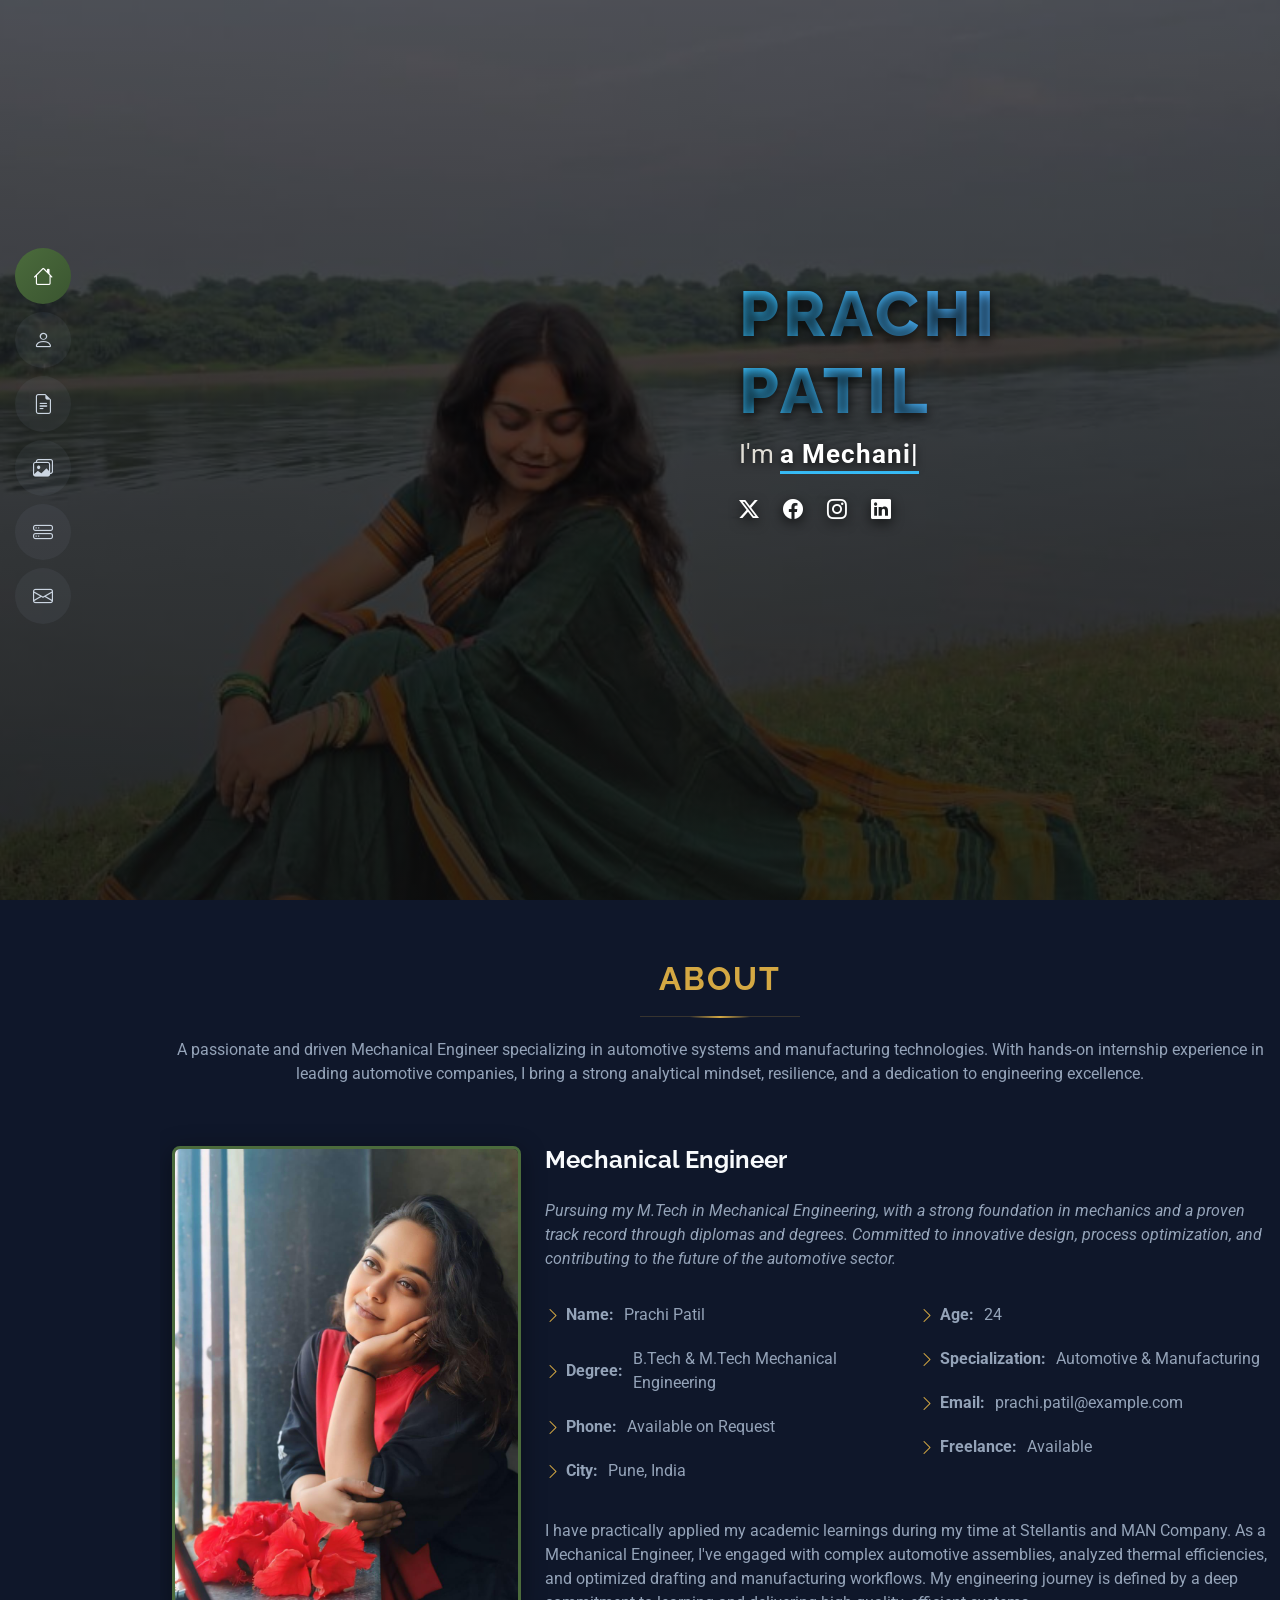
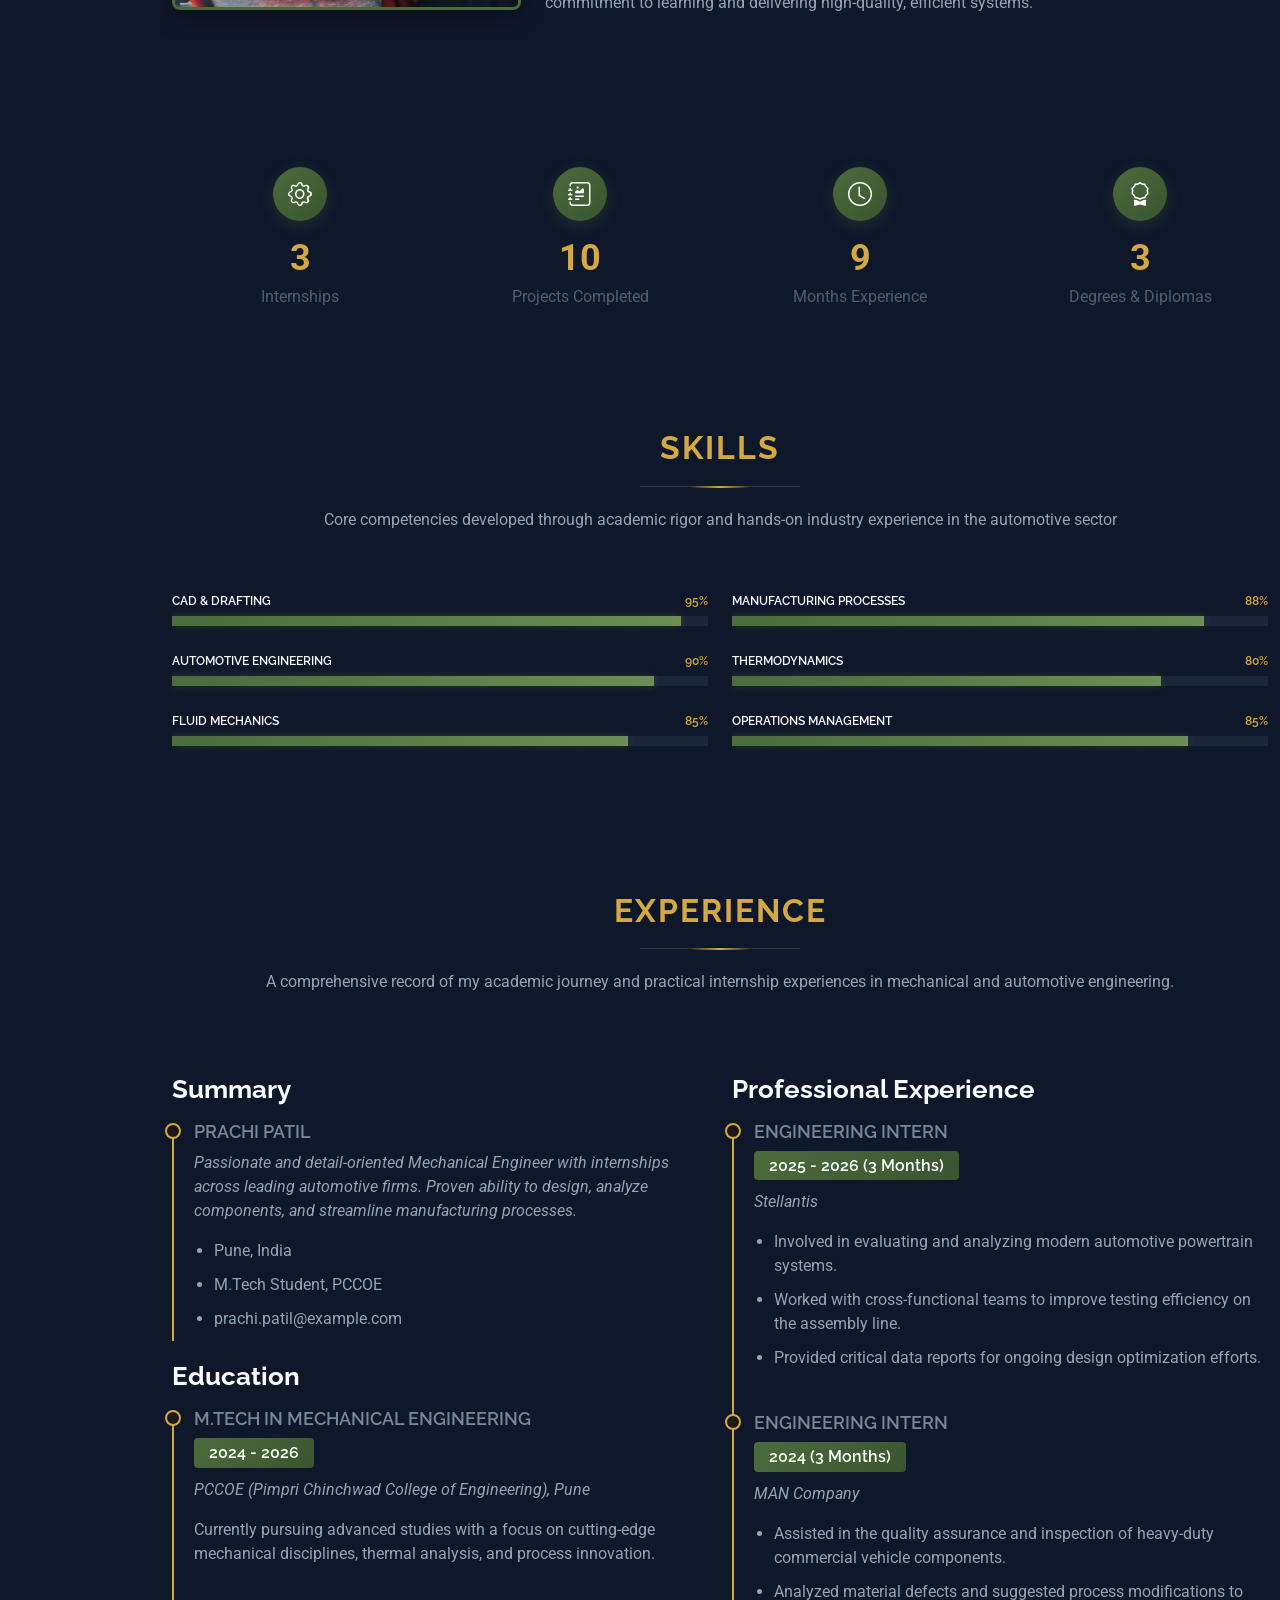
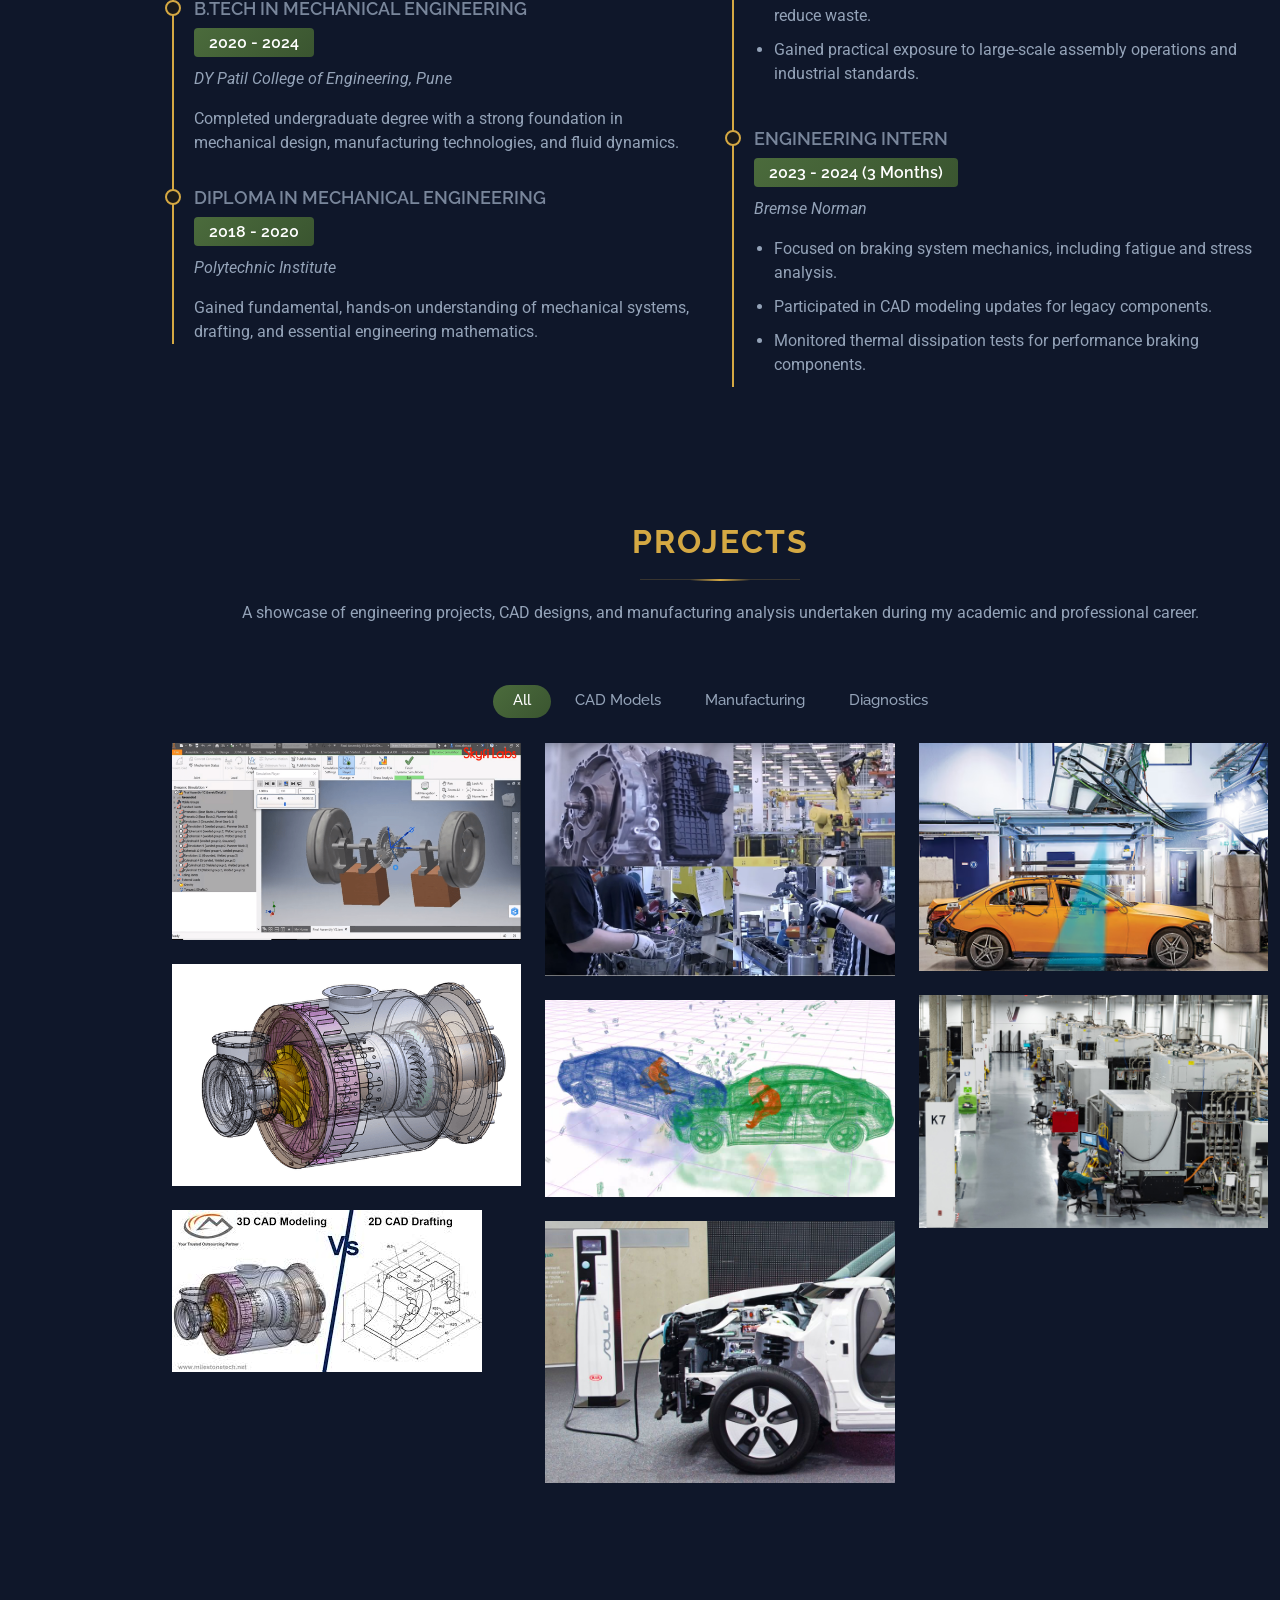
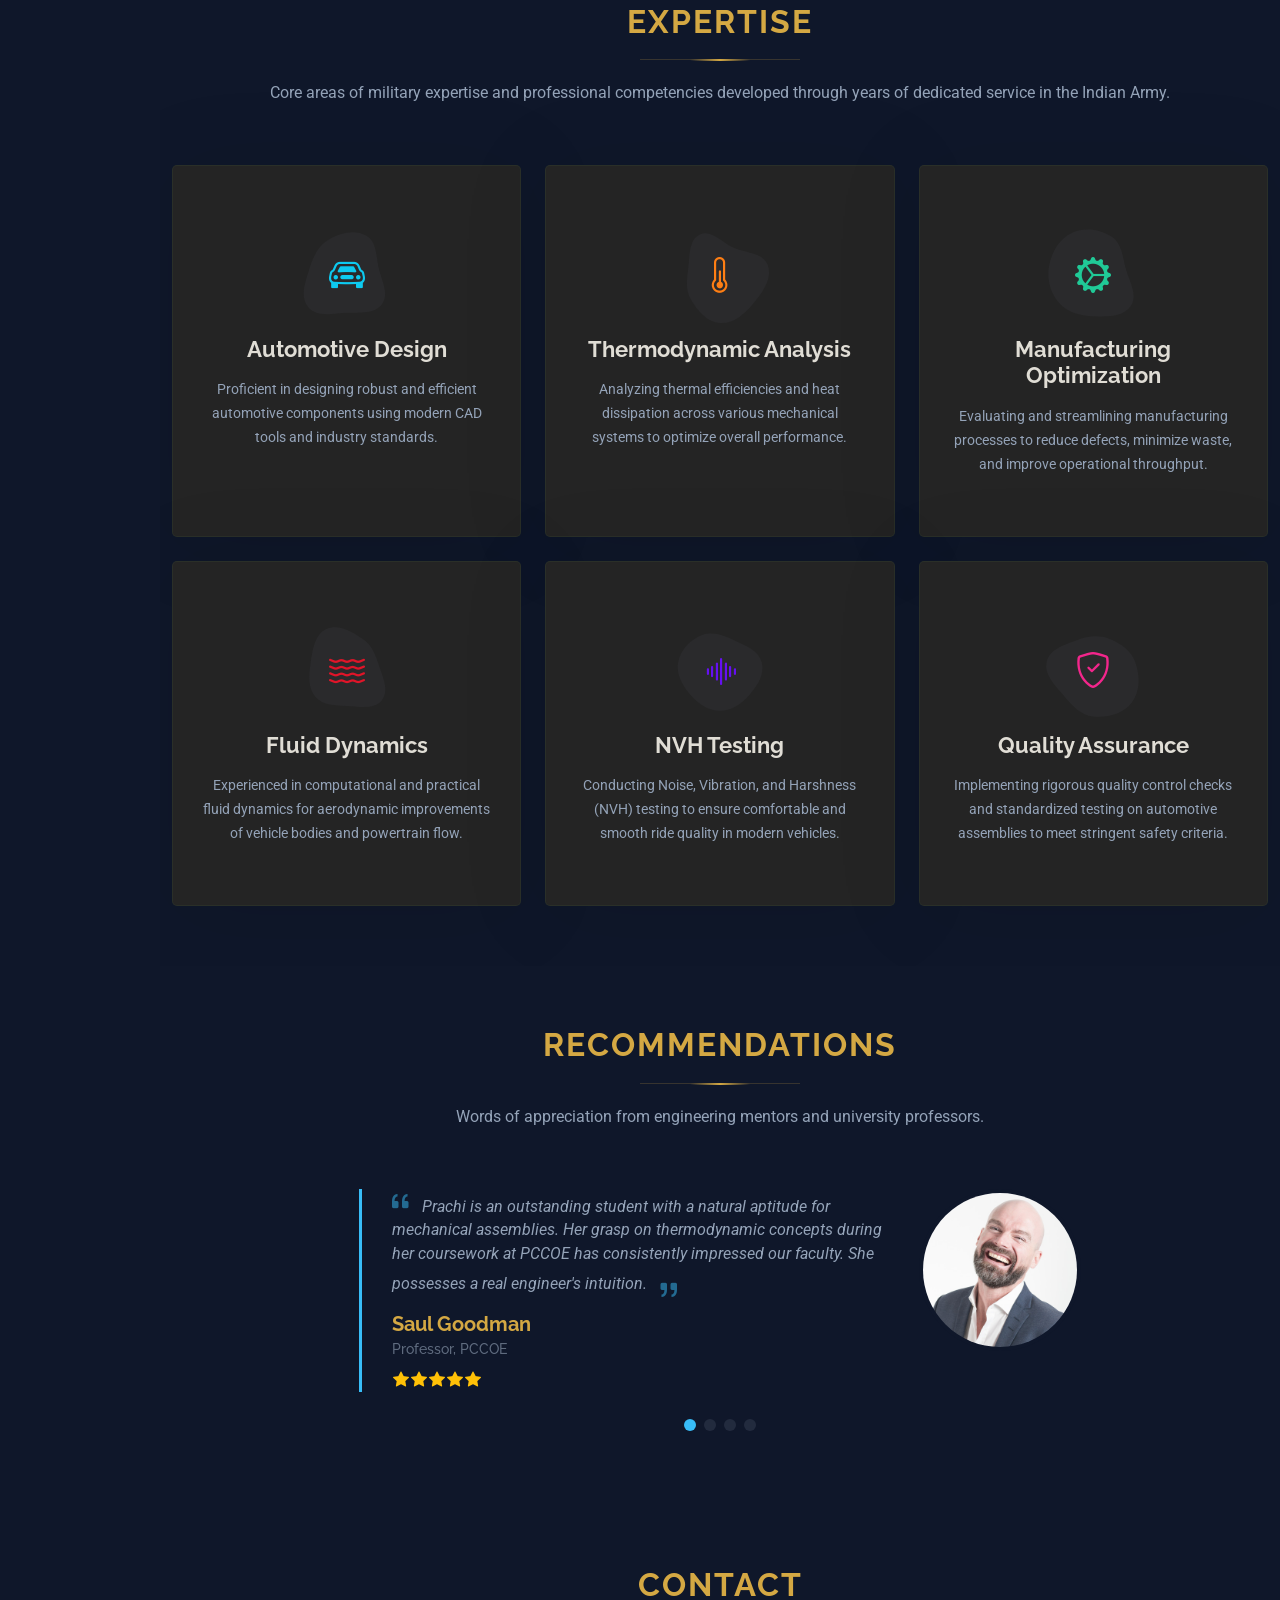
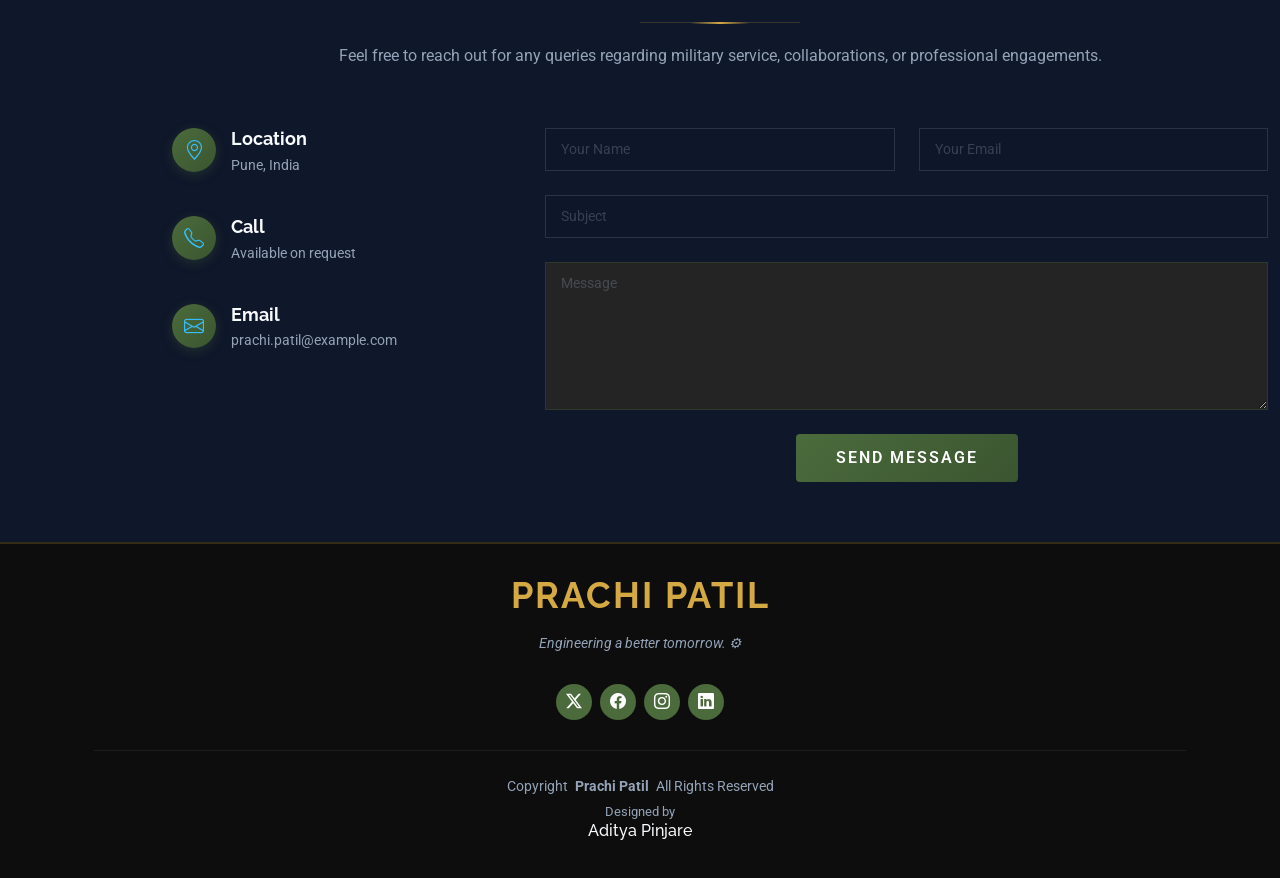
<file: index.html>
<!DOCTYPE html>
<html lang="en">

<head>
  <meta charset="utf-8">
  <meta content="width=device-width, initial-scale=1.0" name="viewport">
  <title>Prachi Patil | Mechanical Engineer Portfolio</title>
  <meta
    content="Portfolio of Prachi Patil, a dedicated Mechanical Engineer specializing in automotive engineering and manufacturing processes."
    name="description">
  <meta content="Mechanical Engineer, Prachi Patil, Automotive, Manufacturing, Portfolio, Engineering" name="keywords">

  <!-- Favicons -->
  <link
    href="assets/img/166457798-letter-pp-initial-logo-with-hand-draw-floral-initial-wedding-font-logo-with-circle-and-flowers.jpg"
    rel="icon">
  <link
    href="assets/img/166457798-letter-pp-initial-logo-with-hand-draw-floral-initial-wedding-font-logo-with-circle-and-flowers.jpg"
    rel="apple-touch-icon">

  <!-- Fonts -->
  <link href="https://fonts.googleapis.com" rel="preconnect">
  <link href="https://fonts.gstatic.com" rel="preconnect" crossorigin>
  <link
    href="https://fonts.googleapis.com/css2?family=Roboto:ital,wght@0,100;0,300;0,400;0,500;0,700;0,900;1,100;1,300;1,400;1,500;1,700;1,900&family=Poppins:ital,wght@0,100;0,200;0,300;0,400;0,500;0,600;0,700;0,800;0,900;1,100;1,200;1,300;1,400;1,500;1,600;1,700;1,800;1,900&family=Raleway:ital,wght@0,100;0,200;0,300;0,400;0,500;0,600;0,700;0,800;0,900;1,100;1,200;1,300;1,400;1,500;1,600;1,700;1,800;1,900&display=swap"
    rel="stylesheet">

  <!-- Vendor CSS Files -->
  <link href="assets/vendor/bootstrap/css/bootstrap.min.css" rel="stylesheet">
  <link href="assets/vendor/bootstrap-icons/bootstrap-icons.css" rel="stylesheet">
  <link href="assets/vendor/aos/aos.css" rel="stylesheet">
  <link href="assets/vendor/glightbox/css/glightbox.min.css" rel="stylesheet">
  <link href="assets/vendor/swiper/swiper-bundle.min.css" rel="stylesheet">

  <!-- Main CSS File -->
  <link href="assets/css/main.css" rel="stylesheet">

  <!-- =======================================================
  * Template Name: MyResume
  * Template URL: https://bootstrapmade.com/free-html-bootstrap-template-my-resume/
  * Updated: Jun 29 2024 with Bootstrap v5.3.3
  * Author: BootstrapMade.com
  * License: https://bootstrapmade.com/license/
  ======================================================== -->
</head>

<body class="index-page">

  <header id="header" class="header d-flex flex-column justify-content-center">

    <i class="header-toggle d-xl-none bi bi-list"></i>

    <nav id="navmenu" class="navmenu">
      <ul>
        <li><a href="#hero" class="active"><i class="bi bi-house navicon"></i><span>Home</span></a></li>
        <li><a href="#about"><i class="bi bi-person navicon"></i><span>About</span></a></li>
        <li><a href="#resume"><i class="bi bi-file-earmark-text navicon"></i><span>Experience</span></a></li>
        <li><a href="#portfolio"><i class="bi bi-images navicon"></i><span>Projects</span></a></li>
        <li><a href="#services"><i class="bi bi-hdd-stack navicon"></i><span>Expertise</span></a></li>
        <li><a href="#contact"><i class="bi bi-envelope navicon"></i><span>Contact</span></a></li>
      </ul>
    </nav>

  </header>

  <main class="main">

    <!-- Hero Section -->
    <section id="hero" class="hero section light-background">

      <img src="assets/img/PHOTO-2026-03-30-21-28-23.jpg" alt="Prachi Patil">

      <div class="container" data-aos="zoom-out">
        <div class="row justify-content-center">
          <div class="col-lg-9">
            <h2>Prachi Patil</h2>
            <p>I'm <span class="typed" data-typed-items="a Mechanical Engineer, an M.Tech Student, an Innovator">a
                Mechanical Engineer</span><span class="typed-cursor typed-cursor--blink" aria-hidden="true"></span></p>
            <div class="social-links">
              <a href="#"><i class="bi bi-twitter-x"></i></a>
              <a href="#"><i class="bi bi-facebook"></i></a>
              <a href="#"><i class="bi bi-instagram"></i></a>
              <a href="#"><i class="bi bi-linkedin"></i></a>
            </div>
          </div>
        </div>
      </div>

    </section><!-- /Hero Section -->

    <!-- About Section -->
    <section id="about" class="about section">

      <!-- Section Title -->
      <div class="container section-title" data-aos="fade-up">
        <h2>About</h2>
        <p>A passionate and driven Mechanical Engineer specializing in automotive systems and manufacturing
          technologies. With hands-on internship experience in leading automotive companies, I bring a strong analytical
          mindset, resilience, and a dedication to engineering excellence.</p>
      </div><!-- End Section Title -->

      <div class="container" data-aos="fade-up" data-aos-delay="100">

        <div class="row gy-4 justify-content-center">
          <div class="col-lg-4">
            <img src="assets/img/PHOTO-2026-03-30-21-32-17.jpg" class="img-fluid" alt="Prachi Patil">
          </div>
          <div class="col-lg-8 content">
            <h2>Mechanical Engineer</h2>
            <p class="fst-italic py-3">
              Pursuing my M.Tech in Mechanical Engineering, with a strong foundation in mechanics and a proven track
              record through diplomas and degrees. Committed to innovative design, process optimization, and
              contributing to the future of the automotive sector.
            </p>
            <div class="row">
              <div class="col-lg-6">
                <ul>
                  <li><i class="bi bi-chevron-right"></i> <strong>Name:</strong> <span>Prachi Patil</span></li>
                  <li><i class="bi bi-chevron-right"></i> <strong>Degree:</strong> <span>B.Tech & M.Tech Mechanical
                      Engineering</span></li>
                  <li><i class="bi bi-chevron-right"></i> <strong>Phone:</strong> <span>Available on Request</span></li>
                  <li><i class="bi bi-chevron-right"></i> <strong>City:</strong> <span>Pune, India</span></li>
                </ul>
              </div>
              <div class="col-lg-6">
                <ul>
                  <li><i class="bi bi-chevron-right"></i> <strong>Age:</strong> <span>24</span></li>
                  <li><i class="bi bi-chevron-right"></i> <strong>Specialization:</strong> <span>Automotive &
                      Manufacturing</span></li>
                  <li><i class="bi bi-chevron-right"></i> <strong>Email:</strong> <span>prachi.patil@example.com</span>
                  </li>
                  <li><i class="bi bi-chevron-right"></i> <strong>Freelance:</strong> <span>Available</span></li>
                </ul>
              </div>
            </div>
            <p class="py-3">
              I have practically applied my academic learnings during my time at Stellantis and MAN Company. As a
              Mechanical Engineer, I've engaged with complex automotive assemblies, analyzed thermal efficiencies, and
              optimized drafting and manufacturing workflows. My engineering journey is defined by a deep commitment to
              learning and delivering high-quality, efficient systems.
            </p>
          </div>
        </div>

      </div>

    </section><!-- /About Section -->

    <!-- Stats Section -->
    <section id="stats" class="stats section">

      <div class="container" data-aos="fade-up" data-aos-delay="100">

        <div class="row gy-4">

          <div class="col-lg-3 col-md-6 d-flex flex-column align-items-center">
            <i class="bi bi-gear"></i>
            <div class="stats-item">
              <span data-purecounter-start="0" data-purecounter-end="3" data-purecounter-duration="1"
                class="purecounter"></span>
              <p>Internships</p>
            </div>
          </div><!-- End Stats Item -->

          <div class="col-lg-3 col-md-6 d-flex flex-column align-items-center">
            <i class="bi bi-journal-richtext"></i>
            <div class="stats-item">
              <span data-purecounter-start="0" data-purecounter-end="10" data-purecounter-duration="1"
                class="purecounter"></span>
              <p>Projects Completed</p>
            </div>
          </div><!-- End Stats Item -->

          <div class="col-lg-3 col-md-6 d-flex flex-column align-items-center">
            <i class="bi bi-clock"></i>
            <div class="stats-item">
              <span data-purecounter-start="0" data-purecounter-end="9" data-purecounter-duration="1"
                class="purecounter"></span>
              <p>Months Experience</p>
            </div>
          </div><!-- End Stats Item -->

          <div class="col-lg-3 col-md-6 d-flex flex-column align-items-center">
            <i class="bi bi-award"></i>
            <div class="stats-item">
              <span data-purecounter-start="0" data-purecounter-end="3" data-purecounter-duration="1"
                class="purecounter"></span>
              <p>Degrees & Diplomas</p>
            </div>
          </div><!-- End Stats Item -->

        </div>

      </div>

    </section><!-- /Stats Section -->

    <!-- Skills Section -->
    <section id="skills" class="skills section">

      <!-- Section Title -->
      <div class="container section-title" data-aos="fade-up">
        <h2>Skills</h2>
        <p>Core competencies developed through academic rigor and hands-on industry experience in the automotive sector
        </p>
      </div><!-- End Section Title -->

      <div class="container" data-aos="fade-up" data-aos-delay="100">

        <div class="row skills-content skills-animation">

          <div class="col-lg-6">

            <div class="progress">
              <span class="skill"><span>CAD & Drafting</span> <i class="val">95%</i></span>
              <div class="progress-bar-wrap">
                <div class="progress-bar" role="progressbar" aria-valuenow="95" aria-valuemin="0" aria-valuemax="100">
                </div>
              </div>
            </div><!-- End Skills Item -->

            <div class="progress">
              <span class="skill"><span>Automotive Engineering</span> <i class="val">90%</i></span>
              <div class="progress-bar-wrap">
                <div class="progress-bar" role="progressbar" aria-valuenow="90" aria-valuemin="0" aria-valuemax="100">
                </div>
              </div>
            </div><!-- End Skills Item -->

            <div class="progress">
              <span class="skill"><span>Fluid Mechanics</span> <i class="val">85%</i></span>
              <div class="progress-bar-wrap">
                <div class="progress-bar" role="progressbar" aria-valuenow="85" aria-valuemin="0" aria-valuemax="100">
                </div>
              </div>
            </div><!-- End Skills Item -->

          </div>

          <div class="col-lg-6">

            <div class="progress">
              <span class="skill"><span>Manufacturing Processes</span> <i class="val">88%</i></span>
              <div class="progress-bar-wrap">
                <div class="progress-bar" role="progressbar" aria-valuenow="88" aria-valuemin="0" aria-valuemax="100">
                </div>
              </div>
            </div><!-- End Skills Item -->

            <div class="progress">
              <span class="skill"><span>Thermodynamics</span> <i class="val">80%</i></span>
              <div class="progress-bar-wrap">
                <div class="progress-bar" role="progressbar" aria-valuenow="80" aria-valuemin="0" aria-valuemax="100">
                </div>
              </div>
            </div><!-- End Skills Item -->

            <div class="progress">
              <span class="skill"><span>Operations Management</span> <i class="val">85%</i></span>
              <div class="progress-bar-wrap">
                <div class="progress-bar" role="progressbar" aria-valuenow="85" aria-valuemin="0" aria-valuemax="100">
                </div>
              </div>
            </div><!-- End Skills Item -->

          </div>

        </div>

      </div>

    </section><!-- /Skills Section -->

    <!-- Resume Section -->
    <section id="resume" class="resume section">

      <!-- Section Title -->
      <div class="container section-title" data-aos="fade-up">
        <h2>Experience</h2>
        <p>A comprehensive record of my academic journey and practical internship experiences in mechanical and
          automotive engineering.</p>
      </div><!-- End Section Title -->

      <div class="container">

        <div class="row">

          <div class="col-lg-6" data-aos="fade-up" data-aos-delay="100">
            <h3 class="resume-title">Summary</h3>

            <div class="resume-item pb-0">
              <h4>Prachi Patil</h4>
              <p><em>Passionate and detail-oriented Mechanical Engineer with internships across leading automotive
                  firms. Proven ability to design, analyze components, and streamline manufacturing processes.</em></p>
              <ul>
                <li>Pune, India</li>
                <li>M.Tech Student, PCCOE</li>
                <li>prachi.patil@example.com</li>
              </ul>
            </div><!-- End Resume Item -->

            <h3 class="resume-title">Education</h3>
            <div class="resume-item">
              <h4>M.Tech in Mechanical Engineering</h4>
              <h5>2024 - 2026</h5>
              <p><em>PCCOE (Pimpri Chinchwad College of Engineering), Pune</em></p>
              <p>Currently pursuing advanced studies with a focus on cutting-edge mechanical disciplines, thermal
                analysis, and process innovation.</p>
            </div><!-- End Resume Item -->

            <div class="resume-item">
              <h4>B.Tech in Mechanical Engineering</h4>
              <h5>2020 - 2024</h5>
              <p><em>DY Patil College of Engineering, Pune</em></p>
              <p>Completed undergraduate degree with a strong foundation in mechanical design, manufacturing
                technologies, and fluid dynamics.</p>
            </div><!-- End Resume Item -->

            <div class="resume-item">
              <h4>Diploma in Mechanical Engineering</h4>
              <h5>2018 - 2020</h5>
              <p><em>Polytechnic Institute</em></p>
              <p>Gained fundamental, hands-on understanding of mechanical systems, drafting, and essential engineering
                mathematics.</p>
            </div><!-- End Resume Item -->

          </div>

          <div class="col-lg-6" data-aos="fade-up" data-aos-delay="200">
            <h3 class="resume-title">Professional Experience</h3>
            <div class="resume-item">
              <h4>Engineering Intern</h4>
              <h5>2025 - 2026 (3 Months)</h5>
              <p><em>Stellantis</em></p>
              <ul>
                <li>Involved in evaluating and analyzing modern automotive powertrain systems.</li>
                <li>Worked with cross-functional teams to improve testing efficiency on the assembly line.</li>
                <li>Provided critical data reports for ongoing design optimization efforts.</li>
              </ul>
            </div><!-- End Resume Item -->

            <div class="resume-item">
              <h4>Engineering Intern</h4>
              <h5>2024 (3 Months)</h5>
              <p><em>MAN Company</em></p>
              <ul>
                <li>Assisted in the quality assurance and inspection of heavy-duty commercial vehicle components.</li>
                <li>Analyzed material defects and suggested process modifications to reduce waste.</li>
                <li>Gained practical exposure to large-scale assembly operations and industrial standards.</li>
              </ul>
            </div><!-- End Resume Item -->

            <div class="resume-item">
              <h4>Engineering Intern</h4>
              <h5>2023 - 2024 (3 Months)</h5>
              <p><em>Bremse Norman</em></p>
              <ul>
                <li>Focused on braking system mechanics, including fatigue and stress analysis.</li>
                <li>Participated in CAD modeling updates for legacy components.</li>
                <li>Monitored thermal dissipation tests for performance braking components.</li>
              </ul>
            </div><!-- End Resume Item -->

          </div>

        </div>

      </div>

    </section><!-- /Resume Section -->

    <!-- Portfolio Section -->
    <section id="portfolio" class="portfolio section">

      <!-- Section Title -->
      <div class="container section-title" data-aos="fade-up">
        <h2>Projects</h2>
        <p>A showcase of engineering projects, CAD designs, and manufacturing analysis undertaken during my academic and
          professional career.</p>
      </div><!-- End Section Title -->

      <div class="container">

        <div class="isotope-layout" data-default-filter="*" data-layout="masonry" data-sort="original-order">

          <ul class="portfolio-filters isotope-filters" data-aos="fade-up" data-aos-delay="100">
            <li data-filter="*" class="filter-active">All</li>
            <li data-filter=".filter-app">CAD Models</li>
            <li data-filter=".filter-product">Manufacturing</li>
            <li data-filter=".filter-branding">Diagnostics</li>
          </ul><!-- End Portfolio Filters -->

          <div class="row gy-4 isotope-container" data-aos="fade-up" data-aos-delay="200">

            <div class="col-lg-4 col-md-6 portfolio-item isotope-item filter-app">
              <img src="assets/img/cad-with-autodesk-inventor-working.png" class="img-fluid"
                alt="Autodesk Inventor Modeling">
              <div class="portfolio-info">
                <h4>Autodesk Inventor Modeling</h4>
                <p>Working on precision CAD assemblies</p>
                <a href="assets/img/cad-with-autodesk-inventor-working.png" title="Autodesk Inventor Modeling"
                  data-gallery="portfolio-gallery-app" class="glightbox preview-link"><i class="bi bi-zoom-in"></i></a>
                <a href="portfolio-details.html" title="More Details" class="details-link"><i
                    class="bi bi-link-45deg"></i></a>
              </div>
            </div><!-- End Portfolio Item -->

            <div class="col-lg-4 col-md-6 portfolio-item isotope-item filter-product">
              <img src="assets/img/gearbox-manufacturing.jpg" class="img-fluid" alt="Gearbox Manufacturing Process">
              <div class="portfolio-info">
                <h4>Gearbox Manufacturing</h4>
                <p>Precision assembly of industrial gearboxes</p>
                <a href="assets/img/gearbox-manufacturing.jpg" title="Gearbox Manufacturing"
                  data-gallery="portfolio-gallery-product" class="glightbox preview-link"><i
                    class="bi bi-zoom-in"></i></a>
                <a href="portfolio-details.html" title="More Details" class="details-link"><i
                    class="bi bi-link-45deg"></i></a>
              </div>
            </div><!-- End Portfolio Item -->

            <div class="col-lg-4 col-md-6 portfolio-item isotope-item filter-branding">
              <img src="assets/img/199126c0-4012-4237-ab61-48b0edd8c492_MB-crash-xray-web.avif" class="img-fluid"
                alt="Vehicle Crash Diagnostics">
              <div class="portfolio-info">
                <h4>Crash Diagnostics</h4>
                <p>X-ray diagnostics of vehicular crash zones</p>
                <a href="assets/img/199126c0-4012-4237-ab61-48b0edd8c492_MB-crash-xray-web.avif"
                  title="Crash Diagnostics" data-gallery="portfolio-gallery-branding" class="glightbox preview-link"><i
                    class="bi bi-zoom-in"></i></a>
                <a href="portfolio-details.html" title="More Details" class="details-link"><i
                    class="bi bi-link-45deg"></i></a>
              </div>
            </div><!-- End Portfolio Item -->

            <div class="col-lg-4 col-md-6 portfolio-item isotope-item filter-app">
              <img src="assets/img/cadmodeling-gallery-2.png" class="img-fluid" alt="Complex Assembly Draft">
              <div class="portfolio-info">
                <h4>Complex Assembly Draft</h4>
                <p>Detailed CAD model of mechanical suspension</p>
                <a href="assets/img/cadmodeling-gallery-2.png" title="Complex Assembly Draft"
                  data-gallery="portfolio-gallery-app" class="glightbox preview-link"><i class="bi bi-zoom-in"></i></a>
                <a href="portfolio-details.html" title="More Details" class="details-link"><i
                    class="bi bi-link-45deg"></i></a>
              </div>
            </div><!-- End Portfolio Item -->

            <div class="col-lg-4 col-md-6 portfolio-item isotope-item filter-product">
              <img src="assets/img/MIT-VulcanForms-01-press.jpg" class="img-fluid" alt="Advanced Press Manufacturing">
              <div class="portfolio-info">
                <h4>Press Manufacturing</h4>
                <p>High-tonnage stamping press operation</p>
                <a href="assets/img/MIT-VulcanForms-01-press.jpg" title="Press Manufacturing"
                  data-gallery="portfolio-gallery-product" class="glightbox preview-link"><i
                    class="bi bi-zoom-in"></i></a>
                <a href="portfolio-details.html" title="More Details" class="details-link"><i
                    class="bi bi-link-45deg"></i></a>
              </div>
            </div><!-- End Portfolio Item -->

            <div class="col-lg-4 col-md-6 portfolio-item isotope-item filter-branding">
              <img src="assets/img/istockphoto-1493932130-640x640.jpg" class="img-fluid" alt="Structural Inspection">
              <div class="portfolio-info">
                <h4>Structural Inspection</h4>
                <p>High-precision metrology diagnostics</p>
                <a href="assets/img/istockphoto-1493932130-640x640.jpg" title="Structural Inspection"
                  data-gallery="portfolio-gallery-branding" class="glightbox preview-link"><i
                    class="bi bi-zoom-in"></i></a>
                <a href="portfolio-details.html" title="More Details" class="details-link"><i
                    class="bi bi-link-45deg"></i></a>
              </div>
            </div><!-- End Portfolio Item -->

            <div class="col-lg-4 col-md-6 portfolio-item isotope-item filter-app">
              <img src="assets/img/images.jpg" class="img-fluid" alt="Engine Component Design">
              <div class="portfolio-info">
                <h4>Engine Component Design</h4>
                <p>Thermodynamic component structural design</p>
                <a href="assets/img/images.jpg" title="Engine Component Design" data-gallery="portfolio-gallery-app"
                  class="glightbox preview-link"><i class="bi bi-zoom-in"></i></a>
                <a href="portfolio-details.html" title="More Details" class="details-link"><i
                    class="bi bi-link-45deg"></i></a>
              </div>
            </div><!-- End Portfolio Item -->

            <div class="col-lg-4 col-md-6 portfolio-item isotope-item filter-product">
              <img src="assets/img/ev-suspension-hdr.jpg" class="img-fluid" alt="EV Suspension Assembly">
              <div class="portfolio-info">
                <h4>EV Suspension Assembly</h4>
                <p>Manufacturing alignment for electric vehicle suspension</p>
                <a href="assets/img/ev-suspension-hdr.jpg" title="EV Suspension Assembly"
                  data-gallery="portfolio-gallery-product" class="glightbox preview-link"><i
                    class="bi bi-zoom-in"></i></a>
                <a href="portfolio-details.html" title="More Details" class="details-link"><i
                    class="bi bi-link-45deg"></i></a>
              </div>
            </div><!-- End Portfolio Item -->



          </div><!-- End Portfolio Container -->

        </div>

      </div>

    </section><!-- /Portfolio Section -->

    <!-- Services Section -->
    <section id="services" class="services section">

      <!-- Section Title -->
      <div class="container section-title" data-aos="fade-up">
        <h2>Expertise</h2>
        <p>Core areas of military expertise and professional competencies developed through years of dedicated service
          in the Indian Army.</p>
      </div><!-- End Section Title -->

      <div class="container">

        <div class="row gy-4">

          <div class="col-lg-4 col-md-6" data-aos="fade-up" data-aos-delay="100">
            <div class="service-item item-cyan position-relative">
              <div class="icon">
                <svg width="100" height="100" viewBox="0 0 600 600" xmlns="http://www.w3.org/2000/svg">
                  <path stroke="none" stroke-width="0" fill="#f5f5f5"
                    d="M300,521.0016835830174C376.1290562159157,517.8887921683347,466.0731472004068,529.7835943286574,510.70327084640275,468.03025145048787C554.3714126377745,407.6079735673963,508.03601936045806,328.9844924480964,491.2728898941984,256.3432110539036C474.5976632858925,184.082847569629,479.9380746630129,96.60480741107993,416.23090153303,58.64404602377083C348.86323505073057,18.502131276798302,261.93793281208167,40.57373210992963,193.5410806939664,78.93577620505333C130.42746243093433,114.334589627462,98.30271207620316,179.96522072025542,76.75703585869454,249.04625023123273C51.97151888228291,328.5150500222984,13.704378332031375,421.85034740162234,66.52175969318436,486.19268352777647C119.04800174914682,550.1803526380478,217.28368757567262,524.383925680826,300,521.0016835830174">
                  </path>
                </svg>
                <i class="bi bi-car-front"></i>
              </div>
              <a href="#" class="stretched-link">
                <h3>Automotive Design</h3>
              </a>
              <p>Proficient in designing robust and efficient automotive components using modern CAD tools and industry
                standards.</p>
            </div>
          </div><!-- End Service Item -->

          <div class="col-lg-4 col-md-6" data-aos="fade-up" data-aos-delay="200">
            <div class="service-item item-orange position-relative">
              <div class="icon">
                <svg width="100" height="100" viewBox="0 0 600 600" xmlns="http://www.w3.org/2000/svg">
                  <path stroke="none" stroke-width="0" fill="#f5f5f5"
                    d="M300,582.0697525312426C382.5290701553225,586.8405444964366,449.9789794690241,525.3245884688669,502.5850820975895,461.55621195738473C556.606425686781,396.0723002908107,615.8543463187945,314.28637112970534,586.6730223649479,234.56875336149918C558.9533121215079,158.8439757836574,454.9685369536778,164.00468322053177,381.49747125262974,130.76875717737553C312.15926192815925,99.40240125094834,248.97055460311594,18.661163978235184,179.8680185752513,50.54337015887873C110.5421016452524,82.52863877960104,119.82277516462835,180.83849132639028,109.12597500060166,256.43424936330496C100.08760227029461,320.3096726198365,92.17705696193138,384.0621239912766,124.79988738764834,439.7174275375508C164.83382741302287,508.01625554203684,220.96474134820875,577.5009287672846,300,582.0697525312426">
                  </path>
                </svg>
                <i class="bi bi-thermometer-half"></i>
              </div>
              <a href="#" class="stretched-link">
                <h3>Thermodynamic Analysis</h3>
              </a>
              <p>Analyzing thermal efficiencies and heat dissipation across various mechanical systems to optimize
                overall performance.</p>
            </div>
          </div><!-- End Service Item -->

          <div class="col-lg-4 col-md-6" data-aos="fade-up" data-aos-delay="300">
            <div class="service-item item-teal position-relative">
              <div class="icon">
                <svg width="100" height="100" viewBox="0 0 600 600" xmlns="http://www.w3.org/2000/svg">
                  <path stroke="none" stroke-width="0" fill="#f5f5f5"
                    d="M300,541.5067337569781C382.14930387511276,545.0595476570109,479.8736841581634,548.3450877840088,526.4010558755058,480.5488172755941C571.5218469581645,414.80211281144784,517.5187510058486,332.0715597781072,496.52539010469104,255.14436215662573C477.37192572678356,184.95920475031193,473.57363656557914,105.61284051026155,413.0603344069578,65.22779650032875C343.27470386102294,18.654635553484475,251.2091493199835,5.337323636656869,175.0934190732945,40.62881213300186C97.87086631185822,76.43348514350839,51.98124368387456,156.15599469081315,36.44837278890362,239.84606092416172C21.716077023791087,319.22268207091537,43.775223500013084,401.1760424656574,96.891909868211,461.97329694683043C147.22146801428983,519.5804099606455,223.5754009179313,538.201503339737,300,541.5067337569781">
                  </path>
                </svg>
                <i class="bi bi-gear-wide-connected"></i>
              </div>
              <a href="#" class="stretched-link">
                <h3>Manufacturing Optimization</h3>
              </a>
              <p>Evaluating and streamlining manufacturing processes to reduce defects, minimize waste, and improve
                operational throughput.</p>
            </div>
          </div><!-- End Service Item -->

          <div class="col-lg-4 col-md-6" data-aos="fade-up" data-aos-delay="400">
            <div class="service-item item-red position-relative">
              <div class="icon">
                <svg width="100" height="100" viewBox="0 0 600 600" xmlns="http://www.w3.org/2000/svg">
                  <path stroke="none" stroke-width="0" fill="#f5f5f5"
                    d="M300,503.46388370962813C374.79870501325706,506.71871716319447,464.8034551963731,527.1746412648533,510.4981551193396,467.86667711651364C555.9287308511215,408.9015244558933,512.6030010748507,327.5744911775523,490.211057578863,256.5855673507754C471.097692560561,195.9906835881958,447.69079081568157,138.11976852964426,395.19560036434837,102.3242989838813C329.3053358748298,57.3949838291264,248.02791733380457,8.279543830951368,175.87071277845988,42.242879143198664C103.41431057327972,76.34704239035025,93.79494320519305,170.9812938413882,81.28167332365135,250.07896920659033C70.17666984294237,320.27484674793965,64.84698225790005,396.69656628748305,111.28512138212992,450.4950937839243C156.20124167950087,502.5303643271138,231.32542653798444,500.4755392045468,300,503.46388370962813">
                  </path>
                </svg>
                <i class="bi bi-water"></i>
              </div>
              <a href="#" class="stretched-link">
                <h3>Fluid Dynamics</h3>
              </a>
              <p>Experienced in computational and practical fluid dynamics for aerodynamic improvements of vehicle
                bodies and powertrain flow.</p>
              <a href="#" class="stretched-link"></a>
            </div>
          </div><!-- End Service Item -->

          <div class="col-lg-4 col-md-6" data-aos="fade-up" data-aos-delay="500">
            <div class="service-item item-indigo position-relative">
              <div class="icon">
                <svg width="100" height="100" viewBox="0 0 600 600" xmlns="http://www.w3.org/2000/svg">
                  <path stroke="none" stroke-width="0" fill="#f5f5f5"
                    d="M300,532.3542879108572C369.38199826031484,532.3153073249985,429.10787420159085,491.63046689027357,474.5244479745417,439.17860296908856C522.8885846962883,383.3225815378663,569.1668002868075,314.3205725914397,550.7432151929288,242.7694973846089C532.6665558377875,172.5657663291529,456.2379748765914,142.6223662098291,390.3689995646985,112.34683881706744C326.66090330228417,83.06452184765237,258.84405631176094,53.51806209861945,193.32584062364296,78.48882559362697C121.61183558270385,105.82097193414197,62.805066853699245,167.19869350419734,48.57481801355237,242.6138429142374C34.843463184063346,315.3850353017275,76.69343916112496,383.4422959591041,125.22947124332185,439.3748458443577C170.7312796277747,491.8107796887764,230.57421082200815,532.3932930995766,300,532.3542879108572">
                  </path>
                </svg>
                <i class="bi bi-soundwave icon"></i>
              </div>
              <a href="#" class="stretched-link">
                <h3>NVH Testing</h3>
              </a>
              <p>Conducting Noise, Vibration, and Harshness (NVH) testing to ensure comfortable and smooth ride quality
                in modern vehicles.</p>
              <a href="#" class="stretched-link"></a>
            </div>
          </div><!-- End Service Item -->

          <div class="col-lg-4 col-md-6" data-aos="fade-up" data-aos-delay="600">
            <div class="service-item item-pink position-relative">
              <div class="icon">
                <svg width="100" height="100" viewBox="0 0 600 600" xmlns="http://www.w3.org/2000/svg">
                  <path stroke="none" stroke-width="0" fill="#f5f5f5"
                    d="M300,566.797414625762C385.7384707136149,576.1784315230908,478.7894351017131,552.8928747891023,531.9192734346935,484.94944893311C584.6109503024035,417.5663521118492,582.489472248146,322.67544863468447,553.9536738515405,242.03673114598146C529.1557734026468,171.96086150256528,465.24506316201064,127.66468636344209,395.9583748389544,100.7403814666027C334.2173773831606,76.7482773500951,269.4350130405921,84.62216499799875,207.1952322260088,107.2889140133804C132.92018162631612,134.33871894543012,41.79353780512637,160.00259165414826,22.644507872594943,236.69541883565114C3.319112789854554,314.0945973066697,72.72355303640163,379.243833228382,124.04198916343866,440.3218312028393C172.9286146004772,498.5055451809895,224.45579914871206,558.5317968840102,300,566.797414625762">
                  </path>
                </svg>
                <i class="bi bi-shield-check"></i>
              </div>
              <a href="#" class="stretched-link">
                <h3>Quality Assurance</h3>
              </a>
              <p>Implementing rigorous quality control checks and standardized testing on automotive assemblies to meet
                stringent safety criteria.</p>
              <a href="#" class="stretched-link"></a>
            </div>
          </div><!-- End Service Item -->

        </div>

      </div>

    </section><!-- /Services Section -->

    <!-- Testimonials Section -->
    <section id="testimonials" class="testimonials section">

      <!-- Section Title -->
      <div class="container section-title" data-aos="fade-up">
        <h2>Recommendations</h2>
        <p>Words of appreciation from engineering mentors and university professors.</p>
      </div><!-- End Section Title -->

      <div class="container" data-aos="fade-up" data-aos-delay="100">

        <div class="swiper init-swiper">
          <script type="application/json" class="swiper-config">
            {
              "loop": true,
              "speed": 600,
              "autoplay": {
                "delay": 5000
              },
              "slidesPerView": "auto",
              "pagination": {
                "el": ".swiper-pagination",
                "type": "bullets",
                "clickable": true
              }
            }
          </script>
          <div class="swiper-wrapper">

            <div class="swiper-slide">
              <div class="testimonial-item">
                <div class="row gy-4 justify-content-center">
                  <div class="col-lg-6">
                    <div class="testimonial-content">
                      <p>
                        <i class="bi bi-quote quote-icon-left"></i>
                        <span>Prachi is an outstanding student with a natural aptitude for mechanical assemblies. Her
                          grasp on thermodynamic concepts during her coursework at PCCOE has consistently impressed our
                          faculty. She possesses a real engineer's intuition.</span>

                        <i class="bi bi-quote quote-icon-right"></i>
                      </p>
                      <h3>Saul Goodman</h3>
                      <h4>Professor, PCCOE</h4>
                      <div class="stars">
                        <i class="bi bi-star-fill"></i><i class="bi bi-star-fill"></i><i class="bi bi-star-fill"></i><i
                          class="bi bi-star-fill"></i><i class="bi bi-star-fill"></i>
                      </div>
                    </div>
                  </div>
                  <div class="col-lg-2 text-center">
                    <img src="assets/img/testimonials/testimonials-1.jpg" class="img-fluid testimonial-img" alt="">
                  </div>
                </div>
              </div>
            </div><!-- End testimonial item -->

            <div class="swiper-slide">
              <div class="testimonial-item">
                <div class="row gy-4 justify-content-center">
                  <div class="col-lg-6">
                    <div class="testimonial-content">
                      <p>
                        <i class="bi bi-quote quote-icon-left"></i>
                        <span>During her internship at Stellantis, Prachi showcased an excellent ability to analyze
                          automotive powertrain systems. Her dedication to identifying testing inefficiencies on our
                          assembly lines provided actionable improvements.</span>

                        <i class="bi bi-quote quote-icon-right"></i>
                      </p>
                      <h3>Sara Williams</h3>
                      <h4>Senior Engineer, Stellantis</h4>
                      <div class="stars">
                        <i class="bi bi-star-fill"></i><i class="bi bi-star-fill"></i><i class="bi bi-star-fill"></i><i
                          class="bi bi-star-fill"></i><i class="bi bi-star-fill"></i>
                      </div>
                    </div>
                  </div>
                  <div class="col-lg-2 text-center">
                    <img src="assets/img/testimonials/testimonials-2.jpg" class="img-fluid testimonial-img" alt="">
                  </div>
                </div>
              </div>
            </div><!-- End testimonial item -->

            <div class="swiper-slide">
              <div class="testimonial-item">
                <div class="row gy-4 justify-content-center">
                  <div class="col-lg-6">
                    <div class="testimonial-content">
                      <p>
                        <i class="bi bi-quote quote-icon-left"></i>
                        <span>Prachi was an invaluable asset during her stint at MAN Company. Her meticulous approach to
                          inspecting heavy-duty commercial vehicle components and identifying material defects helped
                          streamline our assurance processes.</span>

                        <i class="bi bi-quote quote-icon-right"></i>
                      </p>
                      <h3>Jena Smith</h3>
                      <h4>Project Manager, MAN Company</h4>
                      <div class="stars">
                        <i class="bi bi-star-fill"></i><i class="bi bi-star-fill"></i><i class="bi bi-star-fill"></i><i
                          class="bi bi-star-fill"></i><i class="bi bi-star-fill"></i>
                      </div>
                    </div>
                  </div>
                  <div class="col-lg-2 text-center">
                    <img src="assets/img/testimonials/testimonials-3.jpg" class="img-fluid testimonial-img" alt="">
                  </div>
                </div>
              </div>
            </div><!-- End testimonial item -->

            <div class="swiper-slide">
              <div class="testimonial-item">
                <div class="row gy-4 justify-content-center">
                  <div class="col-lg-6">
                    <div class="testimonial-content">
                      <p>
                        <i class="bi bi-quote quote-icon-left"></i>
                        <span>Prachi’s knowledge of braking system mechanics is exemplary. Her participation in stress
                          analysis and legacy CAD updates at Bremse Norman truly proved her readiness for a fast-paced
                          automotive engineering environment.</span>

                        <i class="bi bi-quote quote-icon-right"></i>
                      </p>
                      <h3>John Larson
                      </h3>
                      <h4>Lead Designer, Bremse Norman</h4>
                      <div class="stars">
                        <i class="bi bi-star-fill"></i><i class="bi bi-star-fill"></i><i class="bi bi-star-fill"></i><i
                          class="bi bi-star-fill"></i><i class="bi bi-star-fill"></i>
                      </div>
                    </div>
                  </div>
                  <div class="col-lg-2 text-center">
                    <img src="assets/img/testimonials/testimonials-4.jpg" class="img-fluid testimonial-img" alt="">
                  </div>
                </div>
              </div>
            </div><!-- End testimonial item -->

          </div>
          <div class="swiper-pagination"></div>
        </div>

      </div>

    </section><!-- /Testimonials Section -->

    <!-- Contact Section -->
    <section id="contact" class="contact section">

      <!-- Section Title -->
      <div class="container section-title" data-aos="fade-up">
        <h2>Contact</h2>
        <p>Feel free to reach out for any queries regarding military service, collaborations, or professional
          engagements.</p>
      </div><!-- End Section Title -->

      <div class="container" data-aos="fade" data-aos-delay="100">

        <div class="row gy-4">

          <div class="col-lg-4">
            <div class="info-item d-flex" data-aos="fade-up" data-aos-delay="200">
              <i class="bi bi-geo-alt flex-shrink-0"></i>
              <div>
                <h3>Location</h3>
                <p>Pune, India</p>
              </div>
            </div><!-- End Info Item -->

            <div class="info-item d-flex" data-aos="fade-up" data-aos-delay="300">
              <i class="bi bi-telephone flex-shrink-0"></i>
              <div>
                <h3>Call</h3>
                <p>Available on request</p>
              </div>
            </div><!-- End Info Item -->

            <div class="info-item d-flex" data-aos="fade-up" data-aos-delay="400">
              <i class="bi bi-envelope flex-shrink-0"></i>
              <div>
                <h3>Email</h3>
                <p>prachi.patil@example.com</p>
              </div>
            </div><!-- End Info Item -->

          </div>

          <div class="col-lg-8">
            <form action="forms/contact.php" method="post" class="php-email-form" data-aos="fade-up"
              data-aos-delay="200">
              <div class="row gy-4">

                <div class="col-md-6">
                  <input type="text" name="name" class="form-control" placeholder="Your Name" required="">
                </div>

                <div class="col-md-6 ">
                  <input type="email" class="form-control" name="email" placeholder="Your Email" required="">
                </div>

                <div class="col-md-12">
                  <input type="text" class="form-control" name="subject" placeholder="Subject" required="">
                </div>

                <div class="col-md-12">
                  <textarea class="form-control" name="message" rows="6" placeholder="Message" required=""></textarea>
                </div>

                <div class="col-md-12 text-center">
                  <div class="loading">Loading</div>
                  <div class="error-message"></div>
                  <div class="sent-message">Your message has been sent. Thank you!</div>

                  <button type="submit">Send Message</button>
                </div>

              </div>
            </form>
          </div><!-- End Contact Form -->

        </div>

      </div>

    </section><!-- /Contact Section -->

  </main>

  <footer id="footer" class="footer position-relative light-background">
    <div class="container">
      <h3 class="sitename">Prachi Patil</h3>
      <p>Engineering a better tomorrow. ⚙️</p>
      <div class="social-links d-flex justify-content-center">
        <a href=""><i class="bi bi-twitter-x"></i></a>
        <a href=""><i class="bi bi-facebook"></i></a>
        <a href=""><i class="bi bi-instagram"></i></a>
        <a href=""><i class="bi bi-linkedin"></i></a>
      </div>
      <div class="container">
        <div class="copyright">
          <span>Copyright</span> <strong class="px-1 sitename">Prachi Patil</strong> <span>All Rights Reserved</span>
        </div>
        <div class="credits">
          <!-- All the links in the footer should remain intact. -->
          <!-- You can delete the links only if you've purchased the pro version. -->
          <!-- Licensing information: https://bootstrapmade.com/license/ -->
          <!-- Purchase the pro version with working PHP/AJAX contact form: [buy-url] -->
          Designed by <h6>Aditya Pinjare</h6>
        </div>
      </div>
    </div>
  </footer>

  <!-- Scroll Top -->
  <a href="#" id="scroll-top" class="scroll-top d-flex align-items-center justify-content-center"><i
      class="bi bi-arrow-up-short"></i></a>

  <!-- Preloader -->
  <div id="preloader"></div>

  <!-- Vendor JS Files -->
  <script src="assets/vendor/bootstrap/js/bootstrap.bundle.min.js"></script>
  <script src="assets/vendor/php-email-form/validate.js"></script>
  <script src="assets/vendor/aos/aos.js"></script>
  <script src="assets/vendor/typed.js/typed.umd.js"></script>
  <script src="assets/vendor/purecounter/purecounter_vanilla.js"></script>
  <script src="assets/vendor/waypoints/noframework.waypoints.js"></script>
  <script src="assets/vendor/glightbox/js/glightbox.min.js"></script>
  <script src="assets/vendor/imagesloaded/imagesloaded.pkgd.min.js"></script>
  <script src="assets/vendor/isotope-layout/isotope.pkgd.min.js"></script>
  <script src="assets/vendor/swiper/swiper-bundle.min.js"></script>

  <!-- Main JS File -->
  <script src="assets/js/main.js"></script>

</body>

</html>
</file>
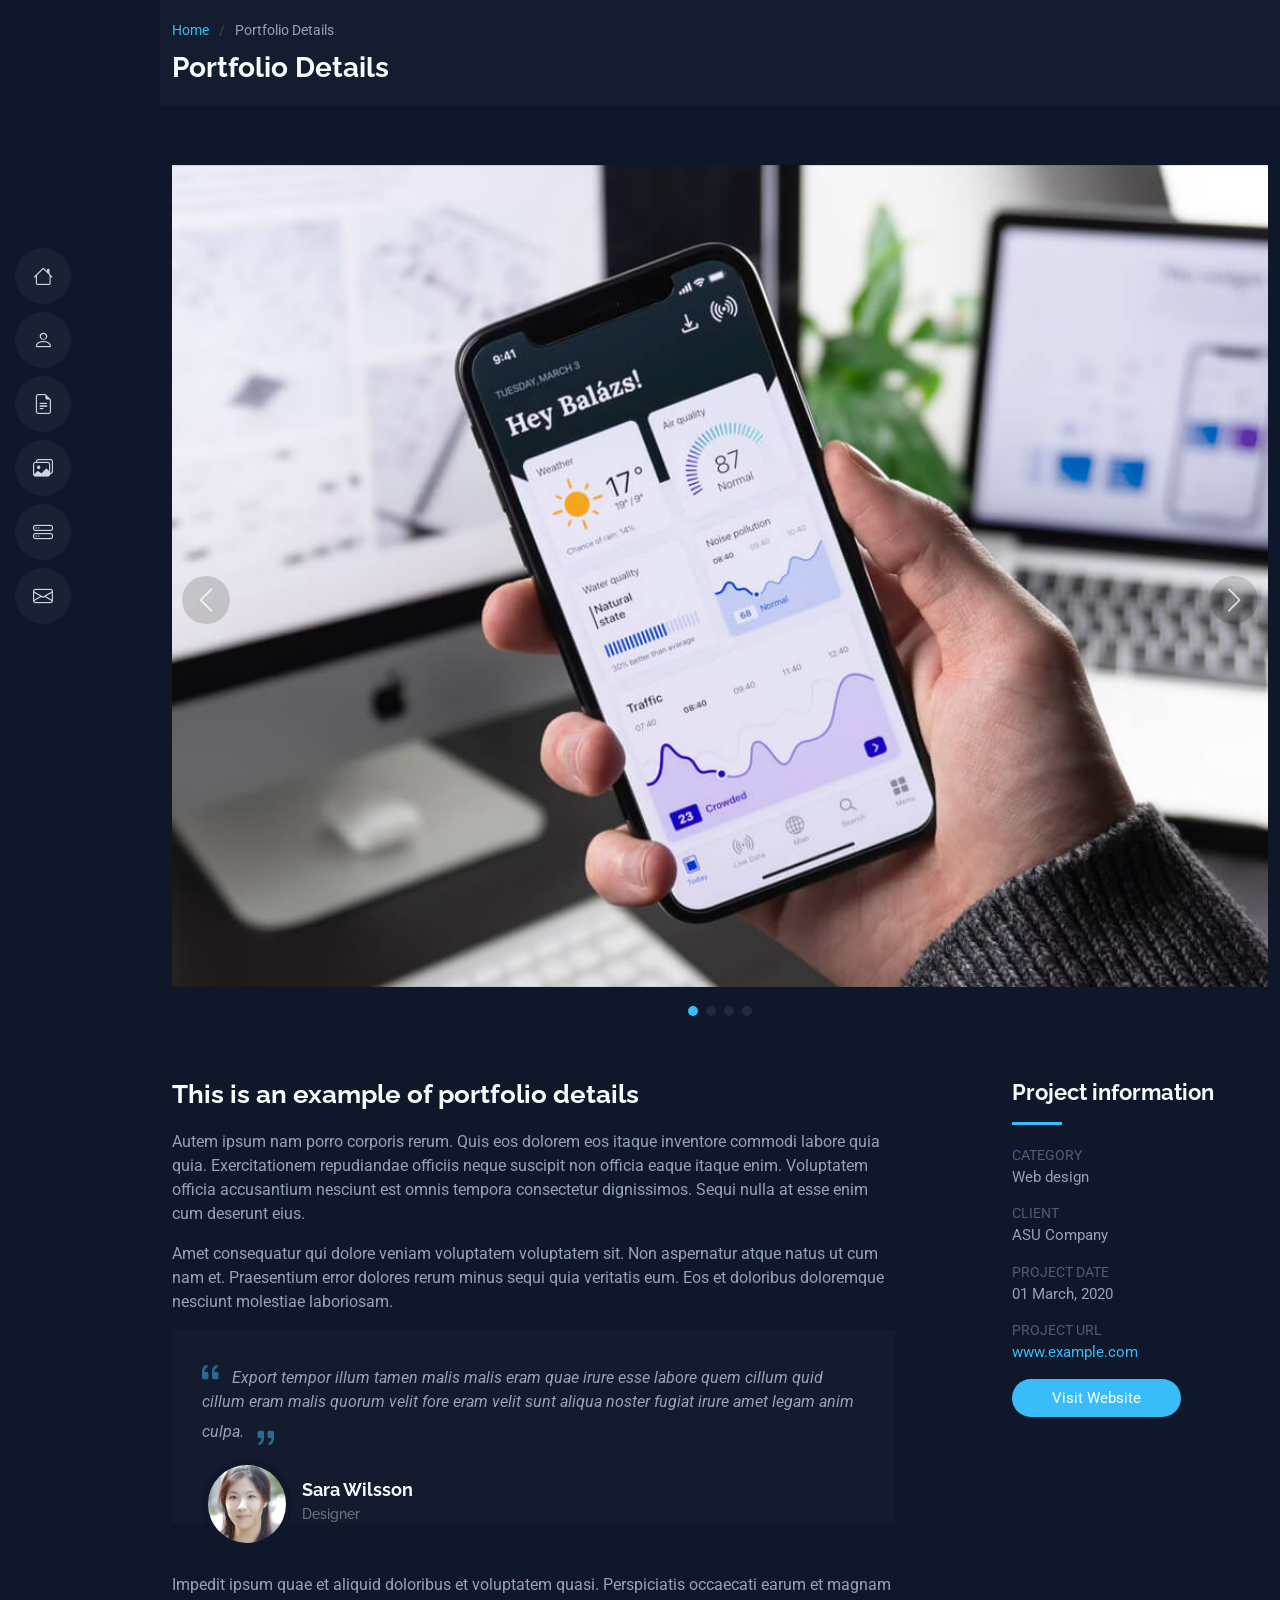
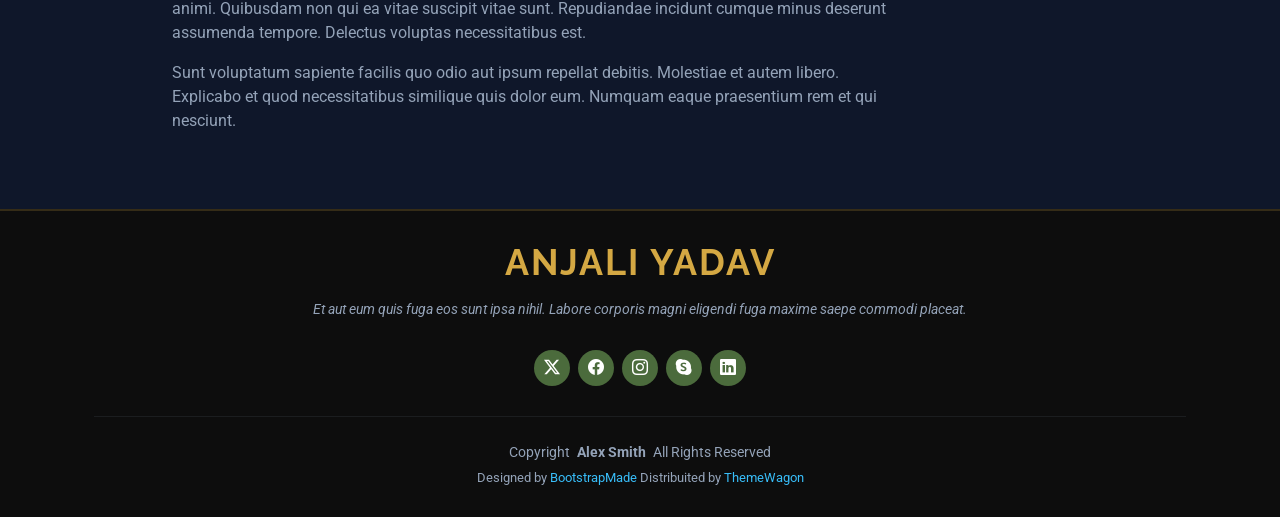
<file: portfolio-details.html>
<!DOCTYPE html>
<html lang="en">

<head>
  <meta charset="utf-8">
  <meta content="width=device-width, initial-scale=1.0" name="viewport">
  <title>Portfolio Details - MyResume Bootstrap Template</title>
  <meta content="" name="description">
  <meta content="" name="keywords">

  <!-- Favicons -->
  <link href="assets/img/favicon.png" rel="icon">
  <link href="assets/img/apple-touch-icon.png" rel="apple-touch-icon">

  <!-- Fonts -->
  <link href="https://fonts.googleapis.com" rel="preconnect">
  <link href="https://fonts.gstatic.com" rel="preconnect" crossorigin>
  <link
    href="https://fonts.googleapis.com/css2?family=Roboto:ital,wght@0,100;0,300;0,400;0,500;0,700;0,900;1,100;1,300;1,400;1,500;1,700;1,900&family=Poppins:ital,wght@0,100;0,200;0,300;0,400;0,500;0,600;0,700;0,800;0,900;1,100;1,200;1,300;1,400;1,500;1,600;1,700;1,800;1,900&family=Raleway:ital,wght@0,100;0,200;0,300;0,400;0,500;0,600;0,700;0,800;0,900;1,100;1,200;1,300;1,400;1,500;1,600;1,700;1,800;1,900&display=swap"
    rel="stylesheet">

  <!-- Vendor CSS Files -->
  <link href="assets/vendor/bootstrap/css/bootstrap.min.css" rel="stylesheet">
  <link href="assets/vendor/bootstrap-icons/bootstrap-icons.css" rel="stylesheet">
  <link href="assets/vendor/aos/aos.css" rel="stylesheet">
  <link href="assets/vendor/glightbox/css/glightbox.min.css" rel="stylesheet">
  <link href="assets/vendor/swiper/swiper-bundle.min.css" rel="stylesheet">

  <!-- Main CSS File -->
  <link href="assets/css/main.css" rel="stylesheet">

  <!-- =======================================================
  * Template Name: MyResume
  * Template URL: https://bootstrapmade.com/free-html-bootstrap-template-my-resume/
  * Updated: Jun 29 2024 with Bootstrap v5.3.3
  * Author: BootstrapMade.com
  * License: https://bootstrapmade.com/license/
  ======================================================== -->
</head>

<body class="portfolio-details-page">

  <header id="header" class="header d-flex flex-column justify-content-center">

    <i class="header-toggle d-xl-none bi bi-list"></i>

    <nav id="navmenu" class="navmenu">
      <ul>
        <li><a href="#hero"><i class="bi bi-house navicon"></i><span>Home</span></a></li>
        <li><a href="#about"><i class="bi bi-person navicon"></i><span>About</span></a></li>
        <li><a href="#resume"><i class="bi bi-file-earmark-text navicon"></i><span>Resume</span></a></li>
        <li><a href="#portfolio"><i class="bi bi-images navicon"></i><span>Portfolio</span></a></li>
        <li><a href="#services"><i class="bi bi-hdd-stack navicon"></i><span>Services</span></a></li>
        <li><a href="#contact"><i class="bi bi-envelope navicon"></i><span>Contact</span></a></li>
      </ul>
    </nav>

  </header>

  <main class="main">

    <!-- Page Title -->
    <div class="page-title" data-aos="fade">
      <div class="container">
        <nav class="breadcrumbs">
          <ol>
            <li><a href="index.html">Home</a></li>
            <li class="current">Portfolio Details</li>
          </ol>
        </nav>
        <h1>Portfolio Details</h1>
      </div>
    </div><!-- End Page Title -->

    <!-- Portfolio Details Section -->
    <section id="portfolio-details" class="portfolio-details section">

      <div class="container" data-aos="fade-up">

        <div class="portfolio-details-slider swiper init-swiper">
          <script type="application/json" class="swiper-config">
            {
              "loop": true,
              "speed": 600,
              "autoplay": {
                "delay": 5000
              },
              "slidesPerView": "auto",
              "navigation": {
                "nextEl": ".swiper-button-next",
                "prevEl": ".swiper-button-prev"
              },
              "pagination": {
                "el": ".swiper-pagination",
                "type": "bullets",
                "clickable": true
              }
            }
          </script>
          <div class="swiper-wrapper align-items-center">

            <div class="swiper-slide">
              <img src="assets/img/portfolio/app-1.jpg" alt="">
            </div>

            <div class="swiper-slide">
              <img src="assets/img/portfolio/product-1.jpg" alt="">
            </div>

            <div class="swiper-slide">
              <img src="assets/img/portfolio/branding-1.jpg" alt="">
            </div>

            <div class="swiper-slide">
              <img src="assets/img/portfolio/books-1.jpg" alt="">
            </div>

          </div>
          <div class="swiper-button-prev"></div>
          <div class="swiper-button-next"></div>
          <div class="swiper-pagination"></div>
        </div>

        <div class="row justify-content-between gy-4 mt-4">

          <div class="col-lg-8" data-aos="fade-up">
            <div class="portfolio-description">
              <h2>This is an example of portfolio details</h2>
              <p>
                Autem ipsum nam porro corporis rerum. Quis eos dolorem eos itaque inventore commodi labore quia quia.
                Exercitationem repudiandae officiis neque suscipit non officia eaque itaque enim. Voluptatem officia
                accusantium nesciunt est omnis tempora consectetur dignissimos. Sequi nulla at esse enim cum deserunt
                eius.
              </p>
              <p>
                Amet consequatur qui dolore veniam voluptatem voluptatem sit. Non aspernatur atque natus ut cum nam et.
                Praesentium error dolores rerum minus sequi quia veritatis eum. Eos et doloribus doloremque nesciunt
                molestiae laboriosam.
              </p>

              <div class="testimonial-item">
                <p>
                  <i class="bi bi-quote quote-icon-left"></i>
                  <span>Export tempor illum tamen malis malis eram quae irure esse labore quem cillum quid cillum eram
                    malis quorum velit fore eram velit sunt aliqua noster fugiat irure amet legam anim culpa.</span>
                  <i class="bi bi-quote quote-icon-right"></i>
                </p>
                <div>
                  <img src="assets/img/testimonials/testimonials-2.jpg" class="testimonial-img" alt="">
                  <h3>Sara Wilsson</h3>
                  <h4>Designer</h4>
                </div>
              </div>

              <p>
                Impedit ipsum quae et aliquid doloribus et voluptatem quasi. Perspiciatis occaecati earum et magnam
                animi. Quibusdam non qui ea vitae suscipit vitae sunt. Repudiandae incidunt cumque minus deserunt
                assumenda tempore. Delectus voluptas necessitatibus est.
              </p>

              <p>
                Sunt voluptatum sapiente facilis quo odio aut ipsum repellat debitis. Molestiae et autem libero.
                Explicabo et quod necessitatibus similique quis dolor eum. Numquam eaque praesentium rem et qui
                nesciunt.
              </p>

            </div>
          </div>

          <div class="col-lg-3" data-aos="fade-up" data-aos-delay="100">
            <div class="portfolio-info">
              <h3>Project information</h3>
              <ul>
                <li><strong>Category</strong> Web design</li>
                <li><strong>Client</strong> ASU Company</li>
                <li><strong>Project date</strong> 01 March, 2020</li>
                <li><strong>Project URL</strong> <a href="#">www.example.com</a></li>
                <li><a href="#" class="btn-visit align-self-start">Visit Website</a></li>
              </ul>
            </div>
          </div>

        </div>

      </div>

    </section><!-- /Portfolio Details Section -->

  </main>

  <footer id="footer" class="footer position-relative light-background">
    <div class="container">
      <h3 class="sitename">Anjali Yadav</h3>
      <p>Et aut eum quis fuga eos sunt ipsa nihil. Labore corporis magni eligendi fuga maxime saepe commodi placeat.</p>
      <div class="social-links d-flex justify-content-center">
        <a href=""><i class="bi bi-twitter-x"></i></a>
        <a href=""><i class="bi bi-facebook"></i></a>
        <a href=""><i class="bi bi-instagram"></i></a>
        <a href=""><i class="bi bi-skype"></i></a>
        <a href=""><i class="bi bi-linkedin"></i></a>
      </div>
      <div class="container">
        <div class="copyright">
          <span>Copyright</span> <strong class="px-1 sitename">Alex Smith</strong> <span>All Rights Reserved</span>
        </div>
        <div class="credits">
          <!-- All the links in the footer should remain intact. -->
          <!-- You can delete the links only if you've purchased the pro version. -->
          <!-- Licensing information: https://bootstrapmade.com/license/ -->
          <!-- Purchase the pro version with working PHP/AJAX contact form: [buy-url] -->
          Designed by <a href="https://bootstrapmade.com/">BootstrapMade</a> Distribuited by <a
            href="https://themewagon.com">ThemeWagon</a>
        </div>
      </div>
    </div>
  </footer>

  <!-- Scroll Top -->
  <a href="#" id="scroll-top" class="scroll-top d-flex align-items-center justify-content-center"><i
      class="bi bi-arrow-up-short"></i></a>

  <!-- Preloader -->
  <div id="preloader"></div>

  <!-- Vendor JS Files -->
  <script src="assets/vendor/bootstrap/js/bootstrap.bundle.min.js"></script>
  <script src="assets/vendor/php-email-form/validate.js"></script>
  <script src="assets/vendor/aos/aos.js"></script>
  <script src="assets/vendor/typed.js/typed.umd.js"></script>
  <script src="assets/vendor/purecounter/purecounter_vanilla.js"></script>
  <script src="assets/vendor/waypoints/noframework.waypoints.js"></script>
  <script src="assets/vendor/glightbox/js/glightbox.min.js"></script>
  <script src="assets/vendor/imagesloaded/imagesloaded.pkgd.min.js"></script>
  <script src="assets/vendor/isotope-layout/isotope.pkgd.min.js"></script>
  <script src="assets/vendor/swiper/swiper-bundle.min.js"></script>

  <!-- Main JS File -->
  <script src="assets/js/main.js"></script>

</body>

</html>
</file>
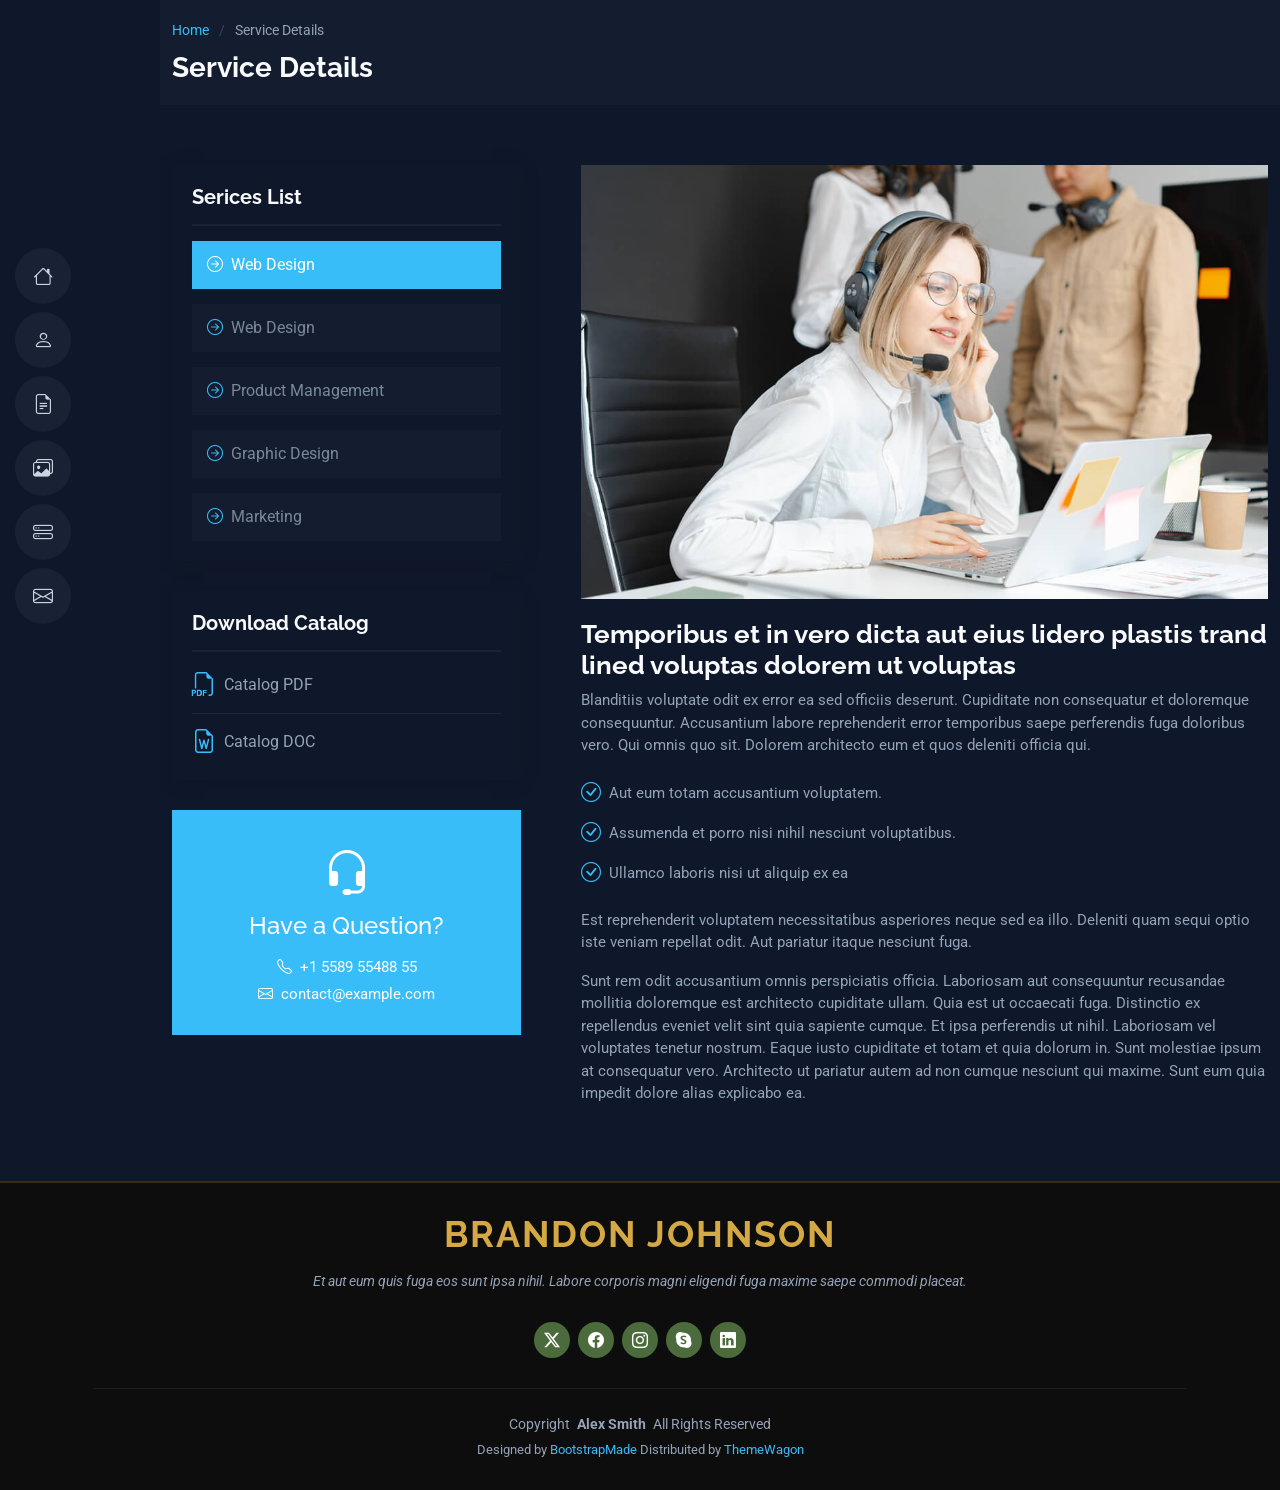
<file: service-details.html>
<!DOCTYPE html>
<html lang="en">

<head>
  <meta charset="utf-8">
  <meta content="width=device-width, initial-scale=1.0" name="viewport">
  <title>Service Details - MyResume Bootstrap Template</title>
  <meta content="" name="description">
  <meta content="" name="keywords">

  <!-- Favicons -->
  <link href="assets/img/favicon.png" rel="icon">
  <link href="assets/img/apple-touch-icon.png" rel="apple-touch-icon">

  <!-- Fonts -->
  <link href="https://fonts.googleapis.com" rel="preconnect">
  <link href="https://fonts.gstatic.com" rel="preconnect" crossorigin>
  <link href="https://fonts.googleapis.com/css2?family=Roboto:ital,wght@0,100;0,300;0,400;0,500;0,700;0,900;1,100;1,300;1,400;1,500;1,700;1,900&family=Poppins:ital,wght@0,100;0,200;0,300;0,400;0,500;0,600;0,700;0,800;0,900;1,100;1,200;1,300;1,400;1,500;1,600;1,700;1,800;1,900&family=Raleway:ital,wght@0,100;0,200;0,300;0,400;0,500;0,600;0,700;0,800;0,900;1,100;1,200;1,300;1,400;1,500;1,600;1,700;1,800;1,900&display=swap" rel="stylesheet">

  <!-- Vendor CSS Files -->
  <link href="assets/vendor/bootstrap/css/bootstrap.min.css" rel="stylesheet">
  <link href="assets/vendor/bootstrap-icons/bootstrap-icons.css" rel="stylesheet">
  <link href="assets/vendor/aos/aos.css" rel="stylesheet">
  <link href="assets/vendor/glightbox/css/glightbox.min.css" rel="stylesheet">
  <link href="assets/vendor/swiper/swiper-bundle.min.css" rel="stylesheet">

  <!-- Main CSS File -->
  <link href="assets/css/main.css" rel="stylesheet">

  <!-- =======================================================
  * Template Name: MyResume
  * Template URL: https://bootstrapmade.com/free-html-bootstrap-template-my-resume/
  * Updated: Jun 29 2024 with Bootstrap v5.3.3
  * Author: BootstrapMade.com
  * License: https://bootstrapmade.com/license/
  ======================================================== -->
</head>

<body class="service-details-page">

  <header id="header" class="header d-flex flex-column justify-content-center">

    <i class="header-toggle d-xl-none bi bi-list"></i>

    <nav id="navmenu" class="navmenu">
      <ul>
        <li><a href="#hero"><i class="bi bi-house navicon"></i><span>Home</span></a></li>
        <li><a href="#about"><i class="bi bi-person navicon"></i><span>About</span></a></li>
        <li><a href="#resume"><i class="bi bi-file-earmark-text navicon"></i><span>Resume</span></a></li>
        <li><a href="#portfolio"><i class="bi bi-images navicon"></i><span>Portfolio</span></a></li>
        <li><a href="#services"><i class="bi bi-hdd-stack navicon"></i><span>Services</span></a></li>
        <li><a href="#contact"><i class="bi bi-envelope navicon"></i><span>Contact</span></a></li>
      </ul>
    </nav>

  </header>

  <main class="main">

    <!-- Page Title -->
    <div class="page-title" data-aos="fade">
      <div class="container">
        <nav class="breadcrumbs">
          <ol>
            <li><a href="index.html">Home</a></li>
            <li class="current">Service Details</li>
          </ol>
        </nav>
        <h1>Service Details</h1>
      </div>
    </div><!-- End Page Title -->

    <!-- Service Details Section -->
    <section id="service-details" class="service-details section">

      <div class="container">

        <div class="row gy-5">

          <div class="col-lg-4" data-aos="fade-up" data-aos-delay="100">

            <div class="service-box">
              <h4>Serices List</h4>
              <div class="services-list">
                <a href="#" class="active"><i class="bi bi-arrow-right-circle"></i><span>Web Design</span></a>
                <a href="#"><i class="bi bi-arrow-right-circle"></i><span>Web Design</span></a>
                <a href="#"><i class="bi bi-arrow-right-circle"></i><span>Product Management</span></a>
                <a href="#"><i class="bi bi-arrow-right-circle"></i><span>Graphic Design</span></a>
                <a href="#"><i class="bi bi-arrow-right-circle"></i><span>Marketing</span></a>
              </div>
            </div><!-- End Services List -->

            <div class="service-box">
              <h4>Download Catalog</h4>
              <div class="download-catalog">
                <a href="#"><i class="bi bi-filetype-pdf"></i><span>Catalog PDF</span></a>
                <a href="#"><i class="bi bi-file-earmark-word"></i><span>Catalog DOC</span></a>
              </div>
            </div><!-- End Services List -->

            <div class="help-box d-flex flex-column justify-content-center align-items-center">
              <i class="bi bi-headset help-icon"></i>
              <h4>Have a Question?</h4>
              <p class="d-flex align-items-center mt-2 mb-0"><i class="bi bi-telephone me-2"></i> <span>+1 5589 55488 55</span></p>
              <p class="d-flex align-items-center mt-1 mb-0"><i class="bi bi-envelope me-2"></i> <a href="mailto:contact@example.com">contact@example.com</a></p>
            </div>

          </div>

          <div class="col-lg-8 ps-lg-5" data-aos="fade-up" data-aos-delay="200">
            <img src="assets/img/services.jpg" alt="" class="img-fluid services-img">
            <h3>Temporibus et in vero dicta aut eius lidero plastis trand lined voluptas dolorem ut voluptas</h3>
            <p>
              Blanditiis voluptate odit ex error ea sed officiis deserunt. Cupiditate non consequatur et doloremque consequuntur. Accusantium labore reprehenderit error temporibus saepe perferendis fuga doloribus vero. Qui omnis quo sit. Dolorem architecto eum et quos deleniti officia qui.
            </p>
            <ul>
              <li><i class="bi bi-check-circle"></i> <span>Aut eum totam accusantium voluptatem.</span></li>
              <li><i class="bi bi-check-circle"></i> <span>Assumenda et porro nisi nihil nesciunt voluptatibus.</span></li>
              <li><i class="bi bi-check-circle"></i> <span>Ullamco laboris nisi ut aliquip ex ea</span></li>
            </ul>
            <p>
              Est reprehenderit voluptatem necessitatibus asperiores neque sed ea illo. Deleniti quam sequi optio iste veniam repellat odit. Aut pariatur itaque nesciunt fuga.
            </p>
            <p>
              Sunt rem odit accusantium omnis perspiciatis officia. Laboriosam aut consequuntur recusandae mollitia doloremque est architecto cupiditate ullam. Quia est ut occaecati fuga. Distinctio ex repellendus eveniet velit sint quia sapiente cumque. Et ipsa perferendis ut nihil. Laboriosam vel voluptates tenetur nostrum. Eaque iusto cupiditate et totam et quia dolorum in. Sunt molestiae ipsum at consequatur vero. Architecto ut pariatur autem ad non cumque nesciunt qui maxime. Sunt eum quia impedit dolore alias explicabo ea.
            </p>
          </div>

        </div>

      </div>

    </section><!-- /Service Details Section -->

  </main>

  <footer id="footer" class="footer position-relative light-background">
    <div class="container">
      <h3 class="sitename">Brandon Johnson</h3>
      <p>Et aut eum quis fuga eos sunt ipsa nihil. Labore corporis magni eligendi fuga maxime saepe commodi placeat.</p>
      <div class="social-links d-flex justify-content-center">
        <a href=""><i class="bi bi-twitter-x"></i></a>
        <a href=""><i class="bi bi-facebook"></i></a>
        <a href=""><i class="bi bi-instagram"></i></a>
        <a href=""><i class="bi bi-skype"></i></a>
        <a href=""><i class="bi bi-linkedin"></i></a>
      </div>
      <div class="container">
        <div class="copyright">
          <span>Copyright</span> <strong class="px-1 sitename">Alex Smith</strong> <span>All Rights Reserved</span>
        </div>
        <div class="credits">
          <!-- All the links in the footer should remain intact. -->
          <!-- You can delete the links only if you've purchased the pro version. -->
          <!-- Licensing information: https://bootstrapmade.com/license/ -->
          <!-- Purchase the pro version with working PHP/AJAX contact form: [buy-url] -->
          Designed by <a href="https://bootstrapmade.com/">BootstrapMade</a> Distribuited by <a href="https://themewagon.com">ThemeWagon</a>
        </div>
      </div>
    </div>
  </footer>

  <!-- Scroll Top -->
  <a href="#" id="scroll-top" class="scroll-top d-flex align-items-center justify-content-center"><i class="bi bi-arrow-up-short"></i></a>

  <!-- Preloader -->
  <div id="preloader"></div>

  <!-- Vendor JS Files -->
  <script src="assets/vendor/bootstrap/js/bootstrap.bundle.min.js"></script>
  <script src="assets/vendor/php-email-form/validate.js"></script>
  <script src="assets/vendor/aos/aos.js"></script>
  <script src="assets/vendor/typed.js/typed.umd.js"></script>
  <script src="assets/vendor/purecounter/purecounter_vanilla.js"></script>
  <script src="assets/vendor/waypoints/noframework.waypoints.js"></script>
  <script src="assets/vendor/glightbox/js/glightbox.min.js"></script>
  <script src="assets/vendor/imagesloaded/imagesloaded.pkgd.min.js"></script>
  <script src="assets/vendor/isotope-layout/isotope.pkgd.min.js"></script>
  <script src="assets/vendor/swiper/swiper-bundle.min.js"></script>

  <!-- Main JS File -->
  <script src="assets/js/main.js"></script>

</body>

</html>
</file>
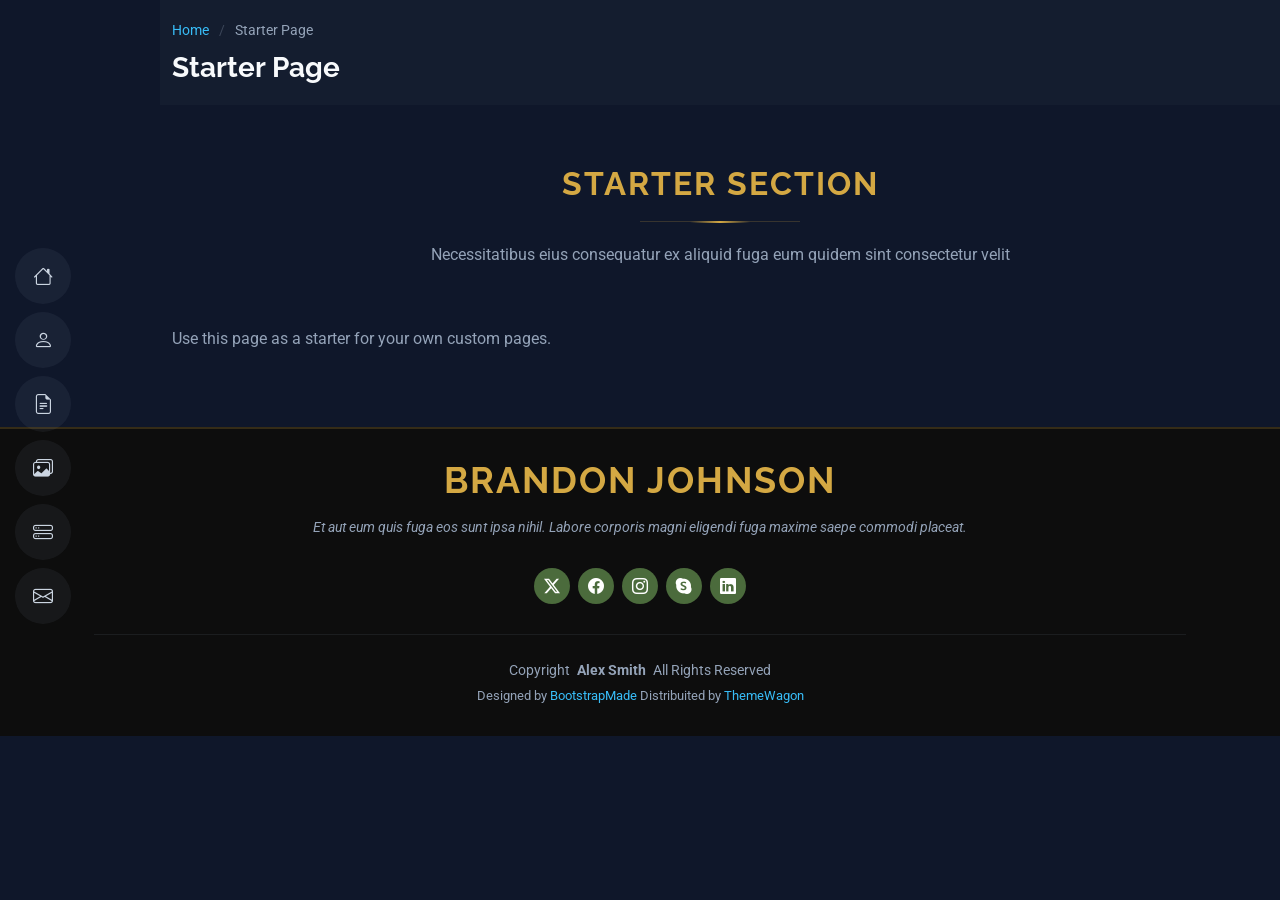
<file: starter-page.html>
<!DOCTYPE html>
<html lang="en">

<head>
  <meta charset="utf-8">
  <meta content="width=device-width, initial-scale=1.0" name="viewport">
  <title>Starter Page - MyResume Bootstrap Template</title>
  <meta content="" name="description">
  <meta content="" name="keywords">

  <!-- Favicons -->
  <link href="assets/img/favicon.png" rel="icon">
  <link href="assets/img/apple-touch-icon.png" rel="apple-touch-icon">

  <!-- Fonts -->
  <link href="https://fonts.googleapis.com" rel="preconnect">
  <link href="https://fonts.gstatic.com" rel="preconnect" crossorigin>
  <link href="https://fonts.googleapis.com/css2?family=Roboto:ital,wght@0,100;0,300;0,400;0,500;0,700;0,900;1,100;1,300;1,400;1,500;1,700;1,900&family=Poppins:ital,wght@0,100;0,200;0,300;0,400;0,500;0,600;0,700;0,800;0,900;1,100;1,200;1,300;1,400;1,500;1,600;1,700;1,800;1,900&family=Raleway:ital,wght@0,100;0,200;0,300;0,400;0,500;0,600;0,700;0,800;0,900;1,100;1,200;1,300;1,400;1,500;1,600;1,700;1,800;1,900&display=swap" rel="stylesheet">

  <!-- Vendor CSS Files -->
  <link href="assets/vendor/bootstrap/css/bootstrap.min.css" rel="stylesheet">
  <link href="assets/vendor/bootstrap-icons/bootstrap-icons.css" rel="stylesheet">
  <link href="assets/vendor/aos/aos.css" rel="stylesheet">
  <link href="assets/vendor/glightbox/css/glightbox.min.css" rel="stylesheet">
  <link href="assets/vendor/swiper/swiper-bundle.min.css" rel="stylesheet">

  <!-- Main CSS File -->
  <link href="assets/css/main.css" rel="stylesheet">

  <!-- =======================================================
  * Template Name: MyResume
  * Template URL: https://bootstrapmade.com/free-html-bootstrap-template-my-resume/
  * Updated: Jun 29 2024 with Bootstrap v5.3.3
  * Author: BootstrapMade.com
  * License: https://bootstrapmade.com/license/
  ======================================================== -->
</head>

<body class="starter-page-page">

  <header id="header" class="header d-flex flex-column justify-content-center">

    <i class="header-toggle d-xl-none bi bi-list"></i>

    <nav id="navmenu" class="navmenu">
      <ul>
        <li><a href="#hero"><i class="bi bi-house navicon"></i><span>Home</span></a></li>
        <li><a href="#about"><i class="bi bi-person navicon"></i><span>About</span></a></li>
        <li><a href="#resume"><i class="bi bi-file-earmark-text navicon"></i><span>Resume</span></a></li>
        <li><a href="#portfolio"><i class="bi bi-images navicon"></i><span>Portfolio</span></a></li>
        <li><a href="#services"><i class="bi bi-hdd-stack navicon"></i><span>Services</span></a></li>
        <li><a href="#contact"><i class="bi bi-envelope navicon"></i><span>Contact</span></a></li>
      </ul>
    </nav>

  </header>

  <main class="main">

    <!-- Page Title -->
    <div class="page-title" data-aos="fade">
      <div class="container">
        <nav class="breadcrumbs">
          <ol>
            <li><a href="index.html">Home</a></li>
            <li class="current">Starter Page</li>
          </ol>
        </nav>
        <h1>Starter Page</h1>
      </div>
    </div><!-- End Page Title -->

    <!-- Starter Section Section -->
    <section id="starter-section" class="starter-section section">

      <!-- Section Title -->
      <div class="container section-title" data-aos="fade-up">
        <h2>Starter Section</h2>
        <p>Necessitatibus eius consequatur ex aliquid fuga eum quidem sint consectetur velit</p>
      </div><!-- End Section Title -->

      <div class="container" data-aos="fade-up">
        <p>Use this page as a starter for your own custom pages.</p>
      </div>

    </section><!-- /Starter Section Section -->

  </main>

  <footer id="footer" class="footer position-relative light-background">
    <div class="container">
      <h3 class="sitename">Brandon Johnson</h3>
      <p>Et aut eum quis fuga eos sunt ipsa nihil. Labore corporis magni eligendi fuga maxime saepe commodi placeat.</p>
      <div class="social-links d-flex justify-content-center">
        <a href=""><i class="bi bi-twitter-x"></i></a>
        <a href=""><i class="bi bi-facebook"></i></a>
        <a href=""><i class="bi bi-instagram"></i></a>
        <a href=""><i class="bi bi-skype"></i></a>
        <a href=""><i class="bi bi-linkedin"></i></a>
      </div>
      <div class="container">
        <div class="copyright">
          <span>Copyright</span> <strong class="px-1 sitename">Alex Smith</strong> <span>All Rights Reserved</span>
        </div>
        <div class="credits">
          <!-- All the links in the footer should remain intact. -->
          <!-- You can delete the links only if you've purchased the pro version. -->
          <!-- Licensing information: https://bootstrapmade.com/license/ -->
          <!-- Purchase the pro version with working PHP/AJAX contact form: [buy-url] -->
          Designed by <a href="https://bootstrapmade.com/">BootstrapMade</a> Distribuited by <a href="https://themewagon.com">ThemeWagon</a>
        </div>
      </div>
    </div>
  </footer>

  <!-- Scroll Top -->
  <a href="#" id="scroll-top" class="scroll-top d-flex align-items-center justify-content-center"><i class="bi bi-arrow-up-short"></i></a>

  <!-- Preloader -->
  <div id="preloader"></div>

  <!-- Vendor JS Files -->
  <script src="assets/vendor/bootstrap/js/bootstrap.bundle.min.js"></script>
  <script src="assets/vendor/php-email-form/validate.js"></script>
  <script src="assets/vendor/aos/aos.js"></script>
  <script src="assets/vendor/typed.js/typed.umd.js"></script>
  <script src="assets/vendor/purecounter/purecounter_vanilla.js"></script>
  <script src="assets/vendor/waypoints/noframework.waypoints.js"></script>
  <script src="assets/vendor/glightbox/js/glightbox.min.js"></script>
  <script src="assets/vendor/imagesloaded/imagesloaded.pkgd.min.js"></script>
  <script src="assets/vendor/isotope-layout/isotope.pkgd.min.js"></script>
  <script src="assets/vendor/swiper/swiper-bundle.min.js"></script>

  <!-- Main JS File -->
  <script src="assets/js/main.js"></script>

</body>

</html>
</file>
<file: assets/css/main.css>
/**
* Template Name: MyResume
* Template URL: https://bootstrapmade.com/free-html-bootstrap-template-my-resume/
* Updated: Jun 29 2024 with Bootstrap v5.3.3
* Author: BootstrapMade.com
* License: https://bootstrapmade.com/license/
*/

/*--------------------------------------------------------------
# Font & Color Variables — Military Dark Theme
--------------------------------------------------------------*/
/* Fonts */
:root {
  --default-font: "Roboto", system-ui, -apple-system, "Segoe UI", Roboto, "Helvetica Neue", Arial, "Noto Sans", "Liberation Sans", sans-serif, "Apple Color Emoji", "Segoe UI Emoji", "Segoe UI Symbol", "Noto Color Emoji";
  --heading-font: "Raleway", sans-serif;
  --nav-font: "Poppins", sans-serif;
}

/* Global Colors — Developer Slate Theme */
:root {
  --background-color: #0f172a;
  /* Deep slate/navy for developer feel */
  --default-color: #94a3b8;
  /* Cool slate grey for default text */
  --heading-color: #f8fafc;
  /* Crisp white for clean engineering look */
  --accent-color: #38bdf8;
  /* Vibrant sky blue for technical contrast */
  --surface-color: #1e293b;
  /* Slightly lighter surface for cards/panels */
  --contrast-color: #ffffff;
  /* White contrast text for blue backgrounds */
}

/* Nav Menu Colors — Developer Theme */
:root {
  --nav-color: #cbd5e1;
  /* Light slate grey for standard nav */
  --nav-hover-color: #38bdf8;
  /* Sky blue on hover */
  --nav-mobile-background-color: #0f172a;
  /* Dark mobile nav background */
  --nav-dropdown-background-color: #1e293b;
  /* Dark dropdown background */
  --nav-dropdown-color: #cbd5e1;
  /* Light dropdown text */
  --nav-dropdown-hover-color: #38bdf8;
  /* Sky hover for dropdown links */
}


/* Color Presets — Developer Slate Theme Overrides */

.light-background {
  --background-color: #1e293b;
  --surface-color: #334155;
}

.dark-background {
  --background-color: #020617;
  --default-color: #f8fafc;
  --heading-color: #ffffff;
  --surface-color: #0f172a;
  --contrast-color: #ffffff;
}

/* Smooth scroll */
:root {
  scroll-behavior: smooth;
}

/*--------------------------------------------------------------
# General Styling & Shared Classes
--------------------------------------------------------------*/
body {
  color: var(--default-color);
  background-color: var(--background-color);
  font-family: var(--default-font);
}

a {
  color: var(--accent-color);
  text-decoration: none;
  transition: 0.3s;
}

a:hover {
  color: color-mix(in srgb, var(--accent-color), transparent 25%);
  text-decoration: none;
}

h1,
h2,
h3,
h4,
h5,
h6 {
  color: var(--heading-color);
  font-family: var(--heading-font);
}

/* PHP Email Form Messages
------------------------------*/
.php-email-form .error-message {
  display: none;
  background: #df1529;
  color: #ffffff;
  text-align: left;
  padding: 15px;
  margin-bottom: 24px;
  font-weight: 600;
}

.php-email-form .sent-message {
  display: none;
  color: #ffffff;
  background: #059652;
  text-align: center;
  padding: 15px;
  margin-bottom: 24px;
  font-weight: 600;
}

.php-email-form .loading {
  display: none;
  background: var(--surface-color);
  text-align: center;
  padding: 15px;
  margin-bottom: 24px;
}

.php-email-form .loading:before {
  content: "";
  display: inline-block;
  border-radius: 50%;
  width: 24px;
  height: 24px;
  margin: 0 10px -6px 0;
  border: 3px solid var(--accent-color);
  border-top-color: var(--surface-color);
  animation: php-email-form-loading 1s linear infinite;
}

@keyframes php-email-form-loading {
  0% {
    transform: rotate(0deg);
  }

  100% {
    transform: rotate(360deg);
  }
}

/*--------------------------------------------------------------
# Global Header
--------------------------------------------------------------*/
.header {
  color: var(--default-color);
  position: fixed;
  top: 0;
  left: 0;
  bottom: 0;
  padding: 0 15px;
  transition: all ease-in-out 0.3s;
  overflow-y: auto;
  z-index: 997;
  min-width: 200px;
}

@media (max-width: 1199px) {
  .header {
    background-color: var(--background-color);
    border-right: 1px solid color-mix(in srgb, var(--default-color), transparent 90%);
    width: 300px;
    left: -100%;
  }
}

@media (min-width: 1200px) and (max-width: 1600px) {
  .header~main {
    margin-left: 160px;
  }

  .header~main .hero {
    margin-left: -160px;
    width: 100vw;
  }
}

.header.header-show {
  left: 0;
}

.header .header-toggle {
  color: var(--contrast-color);
  background-color: var(--accent-color);
  font-size: 22px;
  display: flex;
  align-items: center;
  justify-content: center;
  width: 40px;
  height: 40px;
  border-radius: 50%;
  cursor: pointer;
  position: fixed;
  top: 15px;
  right: 15px;
  z-index: 9999;
  transition: background-color 0.3s;
}

.header .header-toggle:hover {
  color: var(--contrast-color);
  background-color: color-mix(in srgb, var(--accent-color) 90%, white 15%);
}

/*--------------------------------------------------------------
# Navigation Menu
--------------------------------------------------------------*/
.navmenu {
  padding: 0;
  z-index: 9997;
}

.navmenu ul {
  list-style: none;
  padding: 0 0 20px 0;
  margin: 0;
  width: 140px;
}

.navmenu a,
.navmenu a:focus {
  color: var(--nav-color);
  font-family: var(--nav-font);
  display: flex;
  align-items: center;
  padding: 10px 18px;
  margin-bottom: 8px;
  font-size: 15px;
  border-radius: 50px;
  background: color-mix(in srgb, var(--default-color), transparent 92%);
  height: 56px;
  width: 100%;
  overflow: hidden;
  transition: 0.3s;
}

.navmenu a i,
.navmenu a:focus i {
  font-size: 20px;
}

.navmenu a span,
.navmenu a:focus span {
  padding: 0 5px 0 7px;
}

@media (min-width: 992px) {

  .navmenu a,
  .navmenu a:focus {
    max-width: 56px;
  }

  .navmenu a span,
  .navmenu a:focus span {
    display: none;
  }
}

.navmenu a:hover,
.navmenu .active,
.navmenu .active:focus,
.navmenu li:hover>a {
  color: var(--contrast-color);
  background: var(--nav-hover-color);
}

.navmenu a:hover,
.navmenu li:hover>a {
  max-width: 100%;
  color: var(--contrast-color);
}

.navmenu a:hover span,
.navmenu li:hover>a span {
  display: block;
}

/*--------------------------------------------------------------
# Global Footer
--------------------------------------------------------------*/
.footer {
  color: var(--default-color);
  background-color: var(--background-color);
  font-size: 14px;
  text-align: center;
  padding: 30px 0;
  position: relative;
}

.footer h3 {
  font-size: 36px;
  font-weight: 700;
  position: relative;
  padding: 0;
  margin: 0 0 15px 0;
}

.footer p {
  font-size: 15;
  font-style: italic;
  padding: 0;
  margin: 0 0 30px 0;
}

.footer .social-links {
  margin: 0 0 30px 0;
}

.footer .social-links a {
  font-size: 16px;
  display: flex;
  align-items: center;
  justify-content: center;
  background: var(--accent-color);
  color: var(--contrast-color);
  line-height: 1;
  margin: 0 4px;
  border-radius: 50%;
  text-align: center;
  width: 36px;
  height: 36px;
  transition: 0.3s;
}

.footer .social-links a:hover {
  background: color-mix(in srgb, var(--accent-color), transparent 20%);
  text-decoration: none;
}

.footer .copyright {
  padding-top: 25px;
  border-top: 1px solid color-mix(in srgb, var(--default-color), transparent 90%);
}

.footer .credits {
  font-size: 13px;
  padding-top: 5px;
}

/*--------------------------------------------------------------
# Preloader
--------------------------------------------------------------*/
#preloader {
  position: fixed;
  inset: 0;
  z-index: 999999;
  overflow: hidden;
  background: var(--background-color);
  transition: all 0.6s ease-out;
}

#preloader:before {
  content: "";
  position: fixed;
  top: calc(50% - 30px);
  left: calc(50% - 30px);
  border: 6px solid #ffffff;
  border-color: var(--accent-color) transparent var(--accent-color) transparent;
  border-radius: 50%;
  width: 60px;
  height: 60px;
  animation: animate-preloader 1.5s linear infinite;
}

@keyframes animate-preloader {
  0% {
    transform: rotate(0deg);
  }

  100% {
    transform: rotate(360deg);
  }
}

/*--------------------------------------------------------------
# Scroll Top Button
--------------------------------------------------------------*/
.scroll-top {
  position: fixed;
  visibility: hidden;
  opacity: 0;
  right: 15px;
  bottom: -15px;
  z-index: 99999;
  background-color: var(--accent-color);
  width: 44px;
  height: 44px;
  border-radius: 50px;
  transition: all 0.4s;
}

.scroll-top i {
  font-size: 24px;
  color: var(--contrast-color);
  line-height: 0;
}

.scroll-top:hover {
  background-color: color-mix(in srgb, var(--accent-color), transparent 20%);
  color: var(--contrast-color);
}

.scroll-top.active {
  visibility: visible;
  opacity: 1;
  bottom: 15px;
}

/*--------------------------------------------------------------
# Disable aos animation delay on mobile devices
--------------------------------------------------------------*/
@media screen and (max-width: 768px) {
  [data-aos-delay] {
    transition-delay: 0 !important;
  }
}

/*--------------------------------------------------------------
# Global Page Titles & Breadcrumbs
--------------------------------------------------------------*/
.page-title {
  --background-color: color-mix(in srgb, var(--default-color), transparent 96%);
  color: var(--default-color);
  background-color: var(--background-color);
  padding: 20px 0;
  position: relative;
}

.page-title h1 {
  font-size: 28px;
  font-weight: 700;
  margin: 0;
}

.page-title .breadcrumbs ol {
  display: flex;
  flex-wrap: wrap;
  list-style: none;
  padding: 0 0 10px 0;
  margin: 0;
  font-size: 14px;
  font-weight: 400;
}

.page-title .breadcrumbs ol li+li {
  padding-left: 10px;
}

.page-title .breadcrumbs ol li+li::before {
  content: "/";
  display: inline-block;
  padding-right: 10px;
  color: color-mix(in srgb, var(--default-color), transparent 70%);
}

/*--------------------------------------------------------------
# Global Sections
--------------------------------------------------------------*/
section,
.section {
  color: var(--default-color);
  background-color: var(--background-color);
  padding: 60px 0;
  overflow: clip;
}

/*--------------------------------------------------------------
# Global Section Titles
--------------------------------------------------------------*/
.section-title {
  text-align: center;
  padding-bottom: 60px;
  position: relative;
}

.section-title h2 {
  font-size: 32px;
  font-weight: 700;
  margin-bottom: 20px;
  padding-bottom: 20px;
  position: relative;
}

.section-title h2:before {
  content: "";
  position: absolute;
  display: block;
  width: 160px;
  height: 1px;
  background: color-mix(in srgb, var(--default-color), transparent 60%);
  left: 0;
  right: 0;
  bottom: 1px;
  margin: auto;
}

.section-title h2::after {
  content: "";
  position: absolute;
  display: block;
  width: 60px;
  height: 3px;
  background: var(--accent-color);
  left: 0;
  right: 0;
  bottom: 0;
  margin: auto;
}

.section-title p {
  margin-bottom: 0;
}

/*--------------------------------------------------------------
# Hero Section
--------------------------------------------------------------*/
.hero {
  width: 100%;
  min-height: 100vh;
  position: relative;
  padding: 80px 0;
  display: flex;
  align-items: center;
  justify-content: center;
  padding-bottom: 20vh;
}

.hero img {
  position: absolute;
  inset: 0;
  display: block;
  width: 100%;
  height: 130%;
  object-fit: cover;
  z-index: 1;
}

.hero:before {
  content: "";
  background: color-mix(in srgb, var(--background-color), transparent 30%);
  position: absolute;
  inset: 0;
  z-index: 2;
}

.hero .container {
  position: relative;
  z-index: 3;
  padding-left: 600px;
}

.hero h2 {
  margin: 0;
  font-size: 64px;
  font-weight: 700;
  background: linear-gradient(90deg, var(--accent-color), #818cf8);
  -webkit-background-clip: text;
  background-clip: text;
  -webkit-text-fill-color: transparent;
  background-size: 200% 200%;
  animation: gradientText 5s ease infinite;
}

@keyframes gradientText {
  0% { background-position: 0% 50%; }
  50% { background-position: 100% 50%; }
  100% { background-position: 0% 50%; }
}

.hero p {
  margin: 5px 0 0 0;
  font-size: 26px;
}

.hero p span {
  letter-spacing: 1px;
  border-bottom: 2px solid var(--accent-color);
}

.hero .social-links {
  margin-top: 25px;
}

.hero .social-links a {
  font-size: 20px;
  display: inline-block;
  color: color-mix(in srgb, var(--default-color), transparent 30%);
  line-height: 1;
  margin-right: 20px;
  transition: 0.3s;
}

.hero .social-links a:hover {
  color: var(--accent-color);
}

@media (max-width: 768px) {
  .hero h2 {
    font-size: 32px;
  }

  .hero p {
    font-size: 20px;
  }
}

/*--------------------------------------------------------------
# About Section
--------------------------------------------------------------*/
.about .content h2 {
  font-weight: 700;
  font-size: 24px;
}

.about .content ul {
  list-style: none;
  padding: 0;
}

.about .content ul li {
  margin-bottom: 20px;
  display: flex;
  align-items: center;
}

.about .content ul strong {
  margin-right: 10px;
}

.about .content ul i {
  font-size: 16px;
  margin-right: 5px;
  color: var(--accent-color);
  line-height: 0;
}

/*--------------------------------------------------------------
# Stats Section
--------------------------------------------------------------*/
.stats i {
  background-color: var(--accent-color);
  color: var(--contrast-color);
  width: 54px;
  height: 54px;
  font-size: 24px;
  border-radius: 50px;
  display: inline-flex;
  align-items: center;
  justify-content: center;
  position: relative;
  z-index: 1;
}

.stats .stats-item {
  margin-top: 10px;
  width: 100%;
  position: relative;
  text-align: center;
  z-index: 0;
}

.stats .stats-item span {
  font-size: 36px;
  display: block;
  font-weight: 700;
  color: color-mix(in srgb, var(--default-color), transparent 20%);
}

.stats .stats-item p {
  padding: 0;
  margin: 0;
  color: color-mix(in srgb, var(--default-color), transparent 50%);
  font-size: 16px;
}

/*--------------------------------------------------------------
# Skills Section
--------------------------------------------------------------*/
.skills .progress {
  height: 60px;
  display: block;
  background: none;
  border-radius: 0;
}

.skills .progress .skill {
  color: var(--heading-color);
  padding: 0;
  margin: 0 0 6px 0;
  text-transform: uppercase;
  display: block;
  font-weight: 600;
  font-family: var(--heading-font);
}

.skills .progress .skill .val {
  float: right;
  font-style: normal;
}

.skills .progress-bar-wrap {
  background: color-mix(in srgb, var(--default-color), transparent 90%);
  height: 10px;
}

.skills .progress-bar {
  width: 1px;
  height: 10px;
  transition: 0.9s;
  background-color: var(--accent-color);
}

/*--------------------------------------------------------------
# Resume Section
--------------------------------------------------------------*/
.resume .resume-title {
  color: var(--heading-color);
  font-size: 26px;
  font-weight: 700;
  margin-top: 20px;
  margin-bottom: 20px;
}

.resume .resume-item {
  padding: 0 0 20px 20px;
  margin-top: -2px;
  border-left: 2px solid var(--accent-color);
  position: relative;
}

.resume .resume-item h4 {
  line-height: 18px;
  font-size: 18px;
  font-weight: 600;
  text-transform: uppercase;
  color: color-mix(in srgb, var(--default-color), transparent 20%);
  margin-bottom: 10px;
}

.resume .resume-item h5 {
  font-size: 16px;
  padding: 5px 15px;
  display: inline-block;
  font-weight: 600;
  margin-bottom: 10px;
}

.resume .resume-item ul {
  padding-left: 20px;
}

.resume .resume-item ul li {
  padding-bottom: 10px;
}

.resume .resume-item:last-child {
  padding-bottom: 0;
}

.resume .resume-item::before {
  content: "";
  position: absolute;
  width: 16px;
  height: 16px;
  border-radius: 50px;
  left: -9px;
  top: 0;
  background: var(--background-color);
  border: 2px solid var(--accent-color);
}

/*--------------------------------------------------------------
# Portfolio Section
--------------------------------------------------------------*/
.portfolio .portfolio-filters {
  padding: 0;
  margin: 0 auto 20px auto;
  list-style: none;
  text-align: center;
}

.portfolio .portfolio-filters li {
  cursor: pointer;
  display: inline-block;
  padding: 8px 20px 10px 20px;
  margin: 0;
  font-size: 15px;
  font-weight: 500;
  line-height: 1;
  margin-bottom: 5px;
  border-radius: 50px;
  transition: all 0.3s ease-in-out;
  font-family: var(--heading-font);
}

.portfolio .portfolio-filters li:hover,
.portfolio .portfolio-filters li.filter-active {
  color: var(--contrast-color);
  background-color: var(--accent-color);
}

.portfolio .portfolio-filters li:first-child {
  margin-left: 0;
}

.portfolio .portfolio-filters li:last-child {
  margin-right: 0;
}

@media (max-width: 575px) {
  .portfolio .portfolio-filters li {
    font-size: 14px;
    margin: 0 0 10px 0;
  }
}

.portfolio .portfolio-item {
  position: relative;
  overflow: hidden;
}

.portfolio .portfolio-item .portfolio-info {
  opacity: 0;
  position: absolute;
  left: 12px;
  right: 12px;
  bottom: -100%;
  z-index: 3;
  transition: all ease-in-out 0.5s;
  background: color-mix(in srgb, var(--background-color), transparent 10%);
  padding: 15px;
}

.portfolio .portfolio-item .portfolio-info h4 {
  font-size: 18px;
  font-weight: 600;
  padding-right: 50px;
}

.portfolio .portfolio-item .portfolio-info p {
  color: color-mix(in srgb, var(--default-color), transparent 30%);
  font-size: 14px;
  margin-bottom: 0;
  padding-right: 50px;
}

.portfolio .portfolio-item .portfolio-info .preview-link,
.portfolio .portfolio-item .portfolio-info .details-link {
  position: absolute;
  right: 50px;
  font-size: 24px;
  top: calc(50% - 14px);
  color: color-mix(in srgb, var(--default-color), transparent 30%);
  transition: 0.3s;
  line-height: 0;
}

.portfolio .portfolio-item .portfolio-info .preview-link:hover,
.portfolio .portfolio-item .portfolio-info .details-link:hover {
  color: var(--accent-color);
}

.portfolio .portfolio-item .portfolio-info .details-link {
  right: 14px;
  font-size: 28px;
}

.portfolio .portfolio-item {
  transition: 0.3s;
  border-radius: 8px;
  overflow: hidden;
}

.portfolio .portfolio-item:hover {
  transform: translateY(-8px);
  box-shadow: 0px 10px 30px 0px rgba(56, 189, 248, 0.2);
}

.portfolio .portfolio-item:hover .portfolio-info {
  opacity: 1;
  bottom: 0;
}

/*--------------------------------------------------------------
# Services Section
--------------------------------------------------------------*/
.services .service-item {
  background-color: var(--surface-color);
  box-shadow: 0px 5px 90px 0px rgba(0, 0, 0, 0.1);
  height: 100%;
  padding: 60px 30px;
  text-align: center;
  transition: 0.3s;
  border-radius: 5px;
}

.services .service-item .icon {
  margin: 0 auto;
  width: 100px;
  height: 100px;
  display: flex;
  align-items: center;
  justify-content: center;
  transition: ease-in-out 0.3s;
  position: relative;
}

.services .service-item .icon i {
  font-size: 36px;
  transition: 0.5s;
  position: relative;
}

.services .service-item .icon svg {
  position: absolute;
  top: 0;
  left: 0;
}

.services .service-item .icon svg path {
  transition: 0.5s;
  fill: color-mix(in srgb, var(--default-color), transparent 95%);
}

.services .service-item h3 {
  font-weight: 700;
  margin: 10px 0 15px 0;
  font-size: 22px;
}

.services .service-item p {
  line-height: 24px;
  font-size: 14px;
  margin-bottom: 0;
}

.services .service-item:hover {
  box-shadow: 0px 10px 30px 0px rgba(56, 189, 248, 0.2);
  transform: translateY(-8px);
}

.services .service-item.item-cyan i {
  color: #0dcaf0;
}

.services .service-item.item-cyan:hover .icon i {
  color: #fff;
}

.services .service-item.item-cyan:hover .icon path {
  fill: #0dcaf0;
}

.services .service-item.item-orange i {
  color: #fd7e14;
}

.services .service-item.item-orange:hover .icon i {
  color: #fff;
}

.services .service-item.item-orange:hover .icon path {
  fill: #fd7e14;
}

.services .service-item.item-teal i {
  color: #20c997;
}

.services .service-item.item-teal:hover .icon i {
  color: #fff;
}

.services .service-item.item-teal:hover .icon path {
  fill: #20c997;
}

.services .service-item.item-red i {
  color: #df1529;
}

.services .service-item.item-red:hover .icon i {
  color: #fff;
}

.services .service-item.item-red:hover .icon path {
  fill: #df1529;
}

.services .service-item.item-indigo i {
  color: #6610f2;
}

.services .service-item.item-indigo:hover .icon i {
  color: #fff;
}

.services .service-item.item-indigo:hover .icon path {
  fill: #6610f2;
}

.services .service-item.item-pink i {
  color: #f3268c;
}

.services .service-item.item-pink:hover .icon i {
  color: #fff;
}

.services .service-item.item-pink:hover .icon path {
  fill: #f3268c;
}

/*--------------------------------------------------------------
# Testimonials Section
--------------------------------------------------------------*/
.testimonials .testimonials-carousel,
.testimonials .testimonials-slider {
  overflow: hidden;
}

.testimonials .testimonial-item .testimonial-content {
  border-left: 3px solid var(--accent-color);
  padding-left: 30px;
}

.testimonials .testimonial-item .testimonial-img {
  border-radius: 50%;
  border: 4px solid var(--background-color);
  margin: 0 auto;
}

.testimonials .testimonial-item h3 {
  font-size: 20px;
  font-weight: bold;
  margin: 10px 0 5px 0;
}

.testimonials .testimonial-item h4 {
  font-size: 14px;
  color: color-mix(in srgb, var(--default-color), transparent 40%);
  margin: 0 0 10px 0;
}

.testimonials .testimonial-item .stars i {
  color: #ffc107;
  margin: 0 1px;
}

.testimonials .testimonial-item .quote-icon-left,
.testimonials .testimonial-item .quote-icon-right {
  color: color-mix(in srgb, var(--accent-color), transparent 50%);
  font-size: 26px;
  line-height: 0;
}

.testimonials .testimonial-item .quote-icon-left {
  display: inline-block;
  left: -5px;
  position: relative;
}

.testimonials .testimonial-item .quote-icon-right {
  display: inline-block;
  right: -5px;
  position: relative;
  top: 10px;
  transform: scale(-1, -1);
}

.testimonials .testimonial-item p {
  font-style: italic;
}

.testimonials .swiper-wrapper {
  height: auto;
}

.testimonials .swiper-pagination {
  margin-top: 30px;
  position: relative;
}

.testimonials .swiper-pagination .swiper-pagination-bullet {
  width: 12px;
  height: 12px;
  background-color: color-mix(in srgb, var(--default-color), transparent 85%);
  opacity: 1;
}

.testimonials .swiper-pagination .swiper-pagination-bullet-active {
  background-color: var(--accent-color);
}

/*--------------------------------------------------------------
# Contact Section
--------------------------------------------------------------*/
.contact .info-item+.info-item {
  margin-top: 40px;
}

.contact .info-item i {
  color: var(--accent-color);
  background: color-mix(in srgb, var(--accent-color), transparent 92%);
  font-size: 20px;
  width: 44px;
  height: 44px;
  display: flex;
  justify-content: center;
  align-items: center;
  border-radius: 50px;
  transition: all 0.3s ease-in-out;
  margin-right: 15px;
}

.contact .info-item h3 {
  padding: 0;
  font-size: 18px;
  font-weight: 700;
  margin-bottom: 5px;
}

.contact .info-item p {
  padding: 0;
  margin-bottom: 0;
  font-size: 14px;
}

.contact .info-item:hover i {
  background: var(--accent-color);
  color: var(--contrast-color);
}

.contact .php-email-form {
  height: 100%;
}

.contact .php-email-form input[type=text],
.contact .php-email-form input[type=email],
.contact .php-email-form textarea {
  font-size: 14px;
  padding: 10px 15px;
  box-shadow: none;
  border-radius: 0;
  color: var(--default-color);
  background-color: color-mix(in srgb, var(--background-color), transparent 50%);
  border-color: color-mix(in srgb, var(--default-color), transparent 80%);
}

.contact .php-email-form input[type=text]:focus,
.contact .php-email-form input[type=email]:focus,
.contact .php-email-form textarea:focus {
  border-color: var(--accent-color);
}

.contact .php-email-form input[type=text]::placeholder,
.contact .php-email-form input[type=email]::placeholder,
.contact .php-email-form textarea::placeholder {
  color: color-mix(in srgb, var(--default-color), transparent 70%);
}

.contact .php-email-form button[type=submit] {
  color: var(--contrast-color);
  background: var(--accent-color);
  border: 0;
  padding: 10px 30px;
  transition: 0.4s;
  border-radius: 50px;
}

.contact .php-email-form button[type=submit]:hover {
  background: color-mix(in srgb, var(--accent-color), transparent 25%);
}

/*--------------------------------------------------------------
# Portfolio Details Section
--------------------------------------------------------------*/
.portfolio-details .portfolio-details-slider img {
  width: 100%;
}

.portfolio-details .swiper-wrapper {
  height: auto;
}

.portfolio-details .swiper-button-prev,
.portfolio-details .swiper-button-next {
  width: 48px;
  height: 48px;
}

.portfolio-details .swiper-button-prev:after,
.portfolio-details .swiper-button-next:after {
  color: rgba(255, 255, 255, 0.8);
  background-color: rgba(0, 0, 0, 0.15);
  font-size: 24px;
  border-radius: 50%;
  width: 48px;
  height: 48px;
  display: flex;
  align-items: center;
  justify-content: center;
  transition: 0.3s;
}

.portfolio-details .swiper-button-prev:hover:after,
.portfolio-details .swiper-button-next:hover:after {
  background-color: rgba(0, 0, 0, 0.3);
}

@media (max-width: 575px) {

  .portfolio-details .swiper-button-prev,
  .portfolio-details .swiper-button-next {
    display: none;
  }
}

.portfolio-details .swiper-pagination {
  margin-top: 20px;
  position: relative;
}

.portfolio-details .swiper-pagination .swiper-pagination-bullet {
  width: 10px;
  height: 10px;
  background-color: color-mix(in srgb, var(--default-color), transparent 85%);
  opacity: 1;
}

.portfolio-details .swiper-pagination .swiper-pagination-bullet-active {
  background-color: var(--accent-color);
}

.portfolio-details .portfolio-info h3 {
  font-size: 22px;
  font-weight: 700;
  margin-bottom: 20px;
  padding-bottom: 20px;
  position: relative;
}

.portfolio-details .portfolio-info h3:after {
  content: "";
  position: absolute;
  display: block;
  width: 50px;
  height: 3px;
  background: var(--accent-color);
  left: 0;
  bottom: 0;
}

.portfolio-details .portfolio-info ul {
  list-style: none;
  padding: 0;
  font-size: 15px;
}

.portfolio-details .portfolio-info ul li {
  display: flex;
  flex-direction: column;
  padding-bottom: 15px;
}

.portfolio-details .portfolio-info ul strong {
  text-transform: uppercase;
  font-weight: 400;
  color: color-mix(in srgb, var(--default-color), transparent 50%);
  font-size: 14px;
}

.portfolio-details .portfolio-info .btn-visit {
  padding: 8px 40px;
  background: var(--accent-color);
  color: var(--contrast-color);
  border-radius: 50px;
  transition: 0.3s;
}

.portfolio-details .portfolio-info .btn-visit:hover {
  background: color-mix(in srgb, var(--accent-color), transparent 20%);
}

.portfolio-details .portfolio-description h2 {
  font-size: 26px;
  font-weight: 700;
  margin-bottom: 20px;
}

.portfolio-details .portfolio-description p {
  padding: 0;
}

.portfolio-details .portfolio-description .testimonial-item {
  padding: 30px 30px 0 30px;
  position: relative;
  background: color-mix(in srgb, var(--default-color), transparent 97%);
  margin-bottom: 50px;
}

.portfolio-details .portfolio-description .testimonial-item .testimonial-img {
  width: 90px;
  border-radius: 50px;
  border: 6px solid var(--background-color);
  float: left;
  margin: 0 10px 0 0;
}

.portfolio-details .portfolio-description .testimonial-item h3 {
  font-size: 18px;
  font-weight: bold;
  margin: 15px 0 5px 0;
  padding-top: 20px;
}

.portfolio-details .portfolio-description .testimonial-item h4 {
  font-size: 14px;
  color: #6c757d;
  margin: 0;
}

.portfolio-details .portfolio-description .testimonial-item .quote-icon-left,
.portfolio-details .portfolio-description .testimonial-item .quote-icon-right {
  color: color-mix(in srgb, var(--accent-color), transparent 50%);
  font-size: 26px;
  line-height: 0;
}

.portfolio-details .portfolio-description .testimonial-item .quote-icon-left {
  display: inline-block;
  left: -5px;
  position: relative;
}

.portfolio-details .portfolio-description .testimonial-item .quote-icon-right {
  display: inline-block;
  right: -5px;
  position: relative;
  top: 10px;
  transform: scale(-1, -1);
}

.portfolio-details .portfolio-description .testimonial-item p {
  font-style: italic;
  margin: 0 0 15px 0 0 0;
  padding: 0;
}

/*--------------------------------------------------------------
# Service Details Section
--------------------------------------------------------------*/
.service-details .service-box {
  padding: 20px;
  box-shadow: 0px 2px 20px rgba(0, 0, 0, 0.1);
}

.service-details .service-box+.service-box {
  margin-top: 30px;
}

.service-details .service-box h4 {
  font-size: 20px;
  font-weight: 700;
  border-bottom: 2px solid color-mix(in srgb, var(--default-color), transparent 92%);
  padding-bottom: 15px;
  margin-bottom: 15px;
}

.service-details .services-list a {
  color: color-mix(in srgb, var(--default-color), transparent 20%);
  background-color: color-mix(in srgb, var(--default-color), transparent 96%);
  display: flex;
  align-items: center;
  padding: 12px 15px;
  margin-top: 15px;
  transition: 0.3s;
}

.service-details .services-list a:first-child {
  margin-top: 0;
}

.service-details .services-list a i {
  font-size: 16px;
  margin-right: 8px;
  color: var(--accent-color);
}

.service-details .services-list a.active {
  color: var(--contrast-color);
  background-color: var(--accent-color);
}

.service-details .services-list a.active i {
  color: var(--contrast-color);
}

.service-details .services-list a:hover {
  background-color: color-mix(in srgb, var(--accent-color), transparent 95%);
  color: var(--accent-color);
}

.service-details .download-catalog a {
  color: var(--default-color);
  display: flex;
  align-items: center;
  padding: 10px 0;
  transition: 0.3s;
  border-top: 1px solid color-mix(in srgb, var(--default-color), transparent 90%);
}

.service-details .download-catalog a:first-child {
  border-top: 0;
  padding-top: 0;
}

.service-details .download-catalog a:last-child {
  padding-bottom: 0;
}

.service-details .download-catalog a i {
  font-size: 24px;
  margin-right: 8px;
  color: var(--accent-color);
}

.service-details .download-catalog a:hover {
  color: var(--accent-color);
}

.service-details .help-box {
  background-color: var(--accent-color);
  color: var(--contrast-color);
  margin-top: 30px;
  padding: 30px 15px;
}

.service-details .help-box .help-icon {
  font-size: 48px;
}

.service-details .help-box h4,
.service-details .help-box a {
  color: var(--contrast-color);
}

.service-details .services-img {
  margin-bottom: 20px;
}

.service-details h3 {
  font-size: 26px;
  font-weight: 700;
}

.service-details p {
  font-size: 15px;
}

.service-details ul {
  list-style: none;
  padding: 0;
  font-size: 15px;
}

.service-details ul li {
  padding: 5px 0;
  display: flex;
  align-items: center;
}

.service-details ul i {
  font-size: 20px;
  margin-right: 8px;
  color: var(--accent-color);
}

/*--------------------------------------------------------------
# Military Theme — Enhanced Styling & Interactivity
--------------------------------------------------------------*/

/* Hero Section — Darker cinematic overlay */
.hero:before {
  background: linear-gradient(180deg, rgba(0, 0, 0, 0.65) 0%, rgba(13, 13, 13, 0.85) 100%);
}

.hero h2 {
  text-transform: uppercase;
  letter-spacing: 4px;
  color: #ffffff;
  font-weight: 800;
  text-shadow: 0 4px 12px rgba(0, 0, 0, 0.8);
}

.hero p {
  color: #e0ddd5;
  text-shadow: 0 2px 8px rgba(0, 0, 0, 0.8);
}

.hero p span {
  border-bottom: 3px solid var(--accent-color);
  color: #ffffff;
  font-weight: 700;
  padding-bottom: 2px;
}

.typed-cursor {
  color: var(--accent-color);
  animation: blink 0.7s infinite;
}

@keyframes blink {
  0% { opacity: 1; }
  50% { opacity: 0; }
  100% { opacity: 1; }
}

.hero .social-links a {
  color: #ffffff;
  text-shadow: 0 4px 12px rgba(0, 0, 0, 0.8);
  transition: all 0.3s ease;
}

.hero .social-links a:hover {
  color: var(--accent-color);
  transform: translateY(-5px) scale(1.1);
  text-shadow: 0 0 15px var(--accent-color);
}

/* Section Titles — Gold underline accent */
.section-title h2 {
  color: #d4a843;
  text-transform: uppercase;
  letter-spacing: 2px;
}

.section-title h2::after {
  background: linear-gradient(90deg, transparent, #d4a843, transparent);
  height: 2px;
}

.section-title h2:before {
  background: rgba(212, 168, 67, 0.2);
}

/* About Section — Enhanced profile image */
.about img {
  border: 3px solid #4b6b3c;
  border-radius: 8px;
  transition: all 0.4s ease;
  box-shadow: 0 5px 25px rgba(0, 0, 0, 0.4);
}

.about img:hover {
  border-color: #d4a843;
  transform: scale(1.02);
  box-shadow: 0 8px 35px rgba(212, 168, 67, 0.2);
}

.about .content ul li i {
  color: #d4a843;
}

/* Stats — Gold counter styling */
.stats i {
  background: linear-gradient(135deg, #4b6b3c, #3a5530);
  box-shadow: 0 4px 15px rgba(75, 107, 60, 0.3);
}

.stats .stats-item span {
  color: #d4a843;
}

/* Skills — Gradient progress bars */
.skills .progress-bar {
  background: linear-gradient(90deg, #4b6b3c, #6b8f55);
  box-shadow: 0 0 8px rgba(75, 107, 60, 0.4);
}

.skills .progress .skill .val {
  color: #d4a843;
}

/* Resume — Gold timeline */
.resume .resume-item {
  border-left: 2px solid #d4a843;
  transition: all 0.3s ease;
}

.resume .resume-item:hover {
  border-left-color: #4b6b3c;
  padding-left: 25px;
}

.resume .resume-item::before {
  border: 2px solid #d4a843;
  background: #1a1a1a;
}

.resume .resume-item:hover::before {
  background: #d4a843;
}

.resume .resume-item h5 {
  background: linear-gradient(135deg, #4b6b3c, #3a5530);
  color: #fff;
  border-radius: 4px;
}

/* Portfolio / Gallery — Hover effects */
.portfolio .portfolio-item {
  border-radius: 8px;
  overflow: hidden;
  transition: all 0.4s ease;
}

.portfolio .portfolio-item:hover {
  transform: translateY(-5px);
  box-shadow: 0 10px 30px rgba(0, 0, 0, 0.5);
}

.portfolio .portfolio-item .portfolio-info {
  background: rgba(26, 26, 26, 0.92);
  backdrop-filter: blur(5px);
  border-top: 2px solid #d4a843;
}

.portfolio .portfolio-filters li:hover,
.portfolio .portfolio-filters li.filter-active {
  background: linear-gradient(135deg, #4b6b3c, #3a5530);
}

/* Services / Expertise — Card hover glow */
.services .service-item {
  background-color: #242424;
  border: 1px solid rgba(75, 107, 60, 0.15);
  transition: all 0.4s ease;
}

.services .service-item:hover {
  border-color: #d4a843;
  transform: translateY(-8px);
  box-shadow: 0 10px 40px rgba(212, 168, 67, 0.1);
}

.services .service-item h3 {
  color: #e0ddd5;
}

.services .service-item:hover h3 {
  color: #d4a843;
}

/* Testimonials / Commendations — Enhanced styling */
.testimonials .testimonial-content {
  border-left: 3px solid #d4a843;
  padding-left: 20px;
}

.testimonials .testimonial-content h3 {
  color: #d4a843;
}

.testimonials .testimonial-img {
  border: 3px solid #4b6b3c;
  transition: all 0.3s ease;
}

.testimonials .testimonial-img:hover {
  border-color: #d4a843;
}

/* Contact — Enhanced form */
.contact .php-email-form input,
.contact .php-email-form textarea {
  background: #242424;
  border: 1px solid rgba(75, 107, 60, 0.3);
  color: #e0ddd5;
  transition: all 0.3s ease;
}

.contact .php-email-form input:focus,
.contact .php-email-form textarea:focus {
  border-color: #d4a843;
  box-shadow: 0 0 10px rgba(212, 168, 67, 0.15);
}

.contact .php-email-form button[type="submit"] {
  background: linear-gradient(135deg, #4b6b3c, #3a5530);
  border: none;
  padding: 12px 40px;
  color: #fff;
  border-radius: 4px;
  text-transform: uppercase;
  letter-spacing: 2px;
  font-weight: 600;
  transition: all 0.4s ease;
}

.contact .php-email-form button[type="submit"]:hover {
  background: linear-gradient(135deg, #d4a843, #b8922e);
  transform: translateY(-2px);
  box-shadow: 0 5px 20px rgba(212, 168, 67, 0.3);
}

.contact .info-item i {
  background: linear-gradient(135deg, #4b6b3c, #3a5530);
  box-shadow: 0 3px 12px rgba(75, 107, 60, 0.3);
}

/* Footer — Military style */
.footer {
  background: #0d0d0d;
  border-top: 2px solid rgba(212, 168, 67, 0.2);
}

.footer h3 {
  color: #d4a843;
  text-transform: uppercase;
  letter-spacing: 2px;
}

.footer .social-links a {
  background: #4b6b3c;
  transition: all 0.3s ease;
}

.footer .social-links a:hover {
  background: #d4a843;
  transform: translateY(-3px);
}

/* Scroll Top Button — Army green */
.scroll-top {
  background: #4b6b3c;
}

.scroll-top:hover {
  background: #d4a843;
}

/* Navigation — Enhanced */
.navmenu a:hover,
.navmenu .active,
.navmenu .active:focus,
.navmenu li:hover>a {
  background: linear-gradient(135deg, #4b6b3c, #3a5530);
}

/* Preloader — Gold spinner */
#preloader:before {
  border-color: #d4a843 transparent #4b6b3c transparent;
}

/* Custom Scrollbar */
::-webkit-scrollbar {
  width: 8px;
}

::-webkit-scrollbar-track {
  background: #1a1a1a;
}

::-webkit-scrollbar-thumb {
  background: #4b6b3c;
  border-radius: 4px;
}

::-webkit-scrollbar-thumb:hover {
  background: #d4a843;
}

/* Selection Color */
::selection {
  background: rgba(75, 107, 60, 0.6);
  color: #ffffff;
}
</file>
